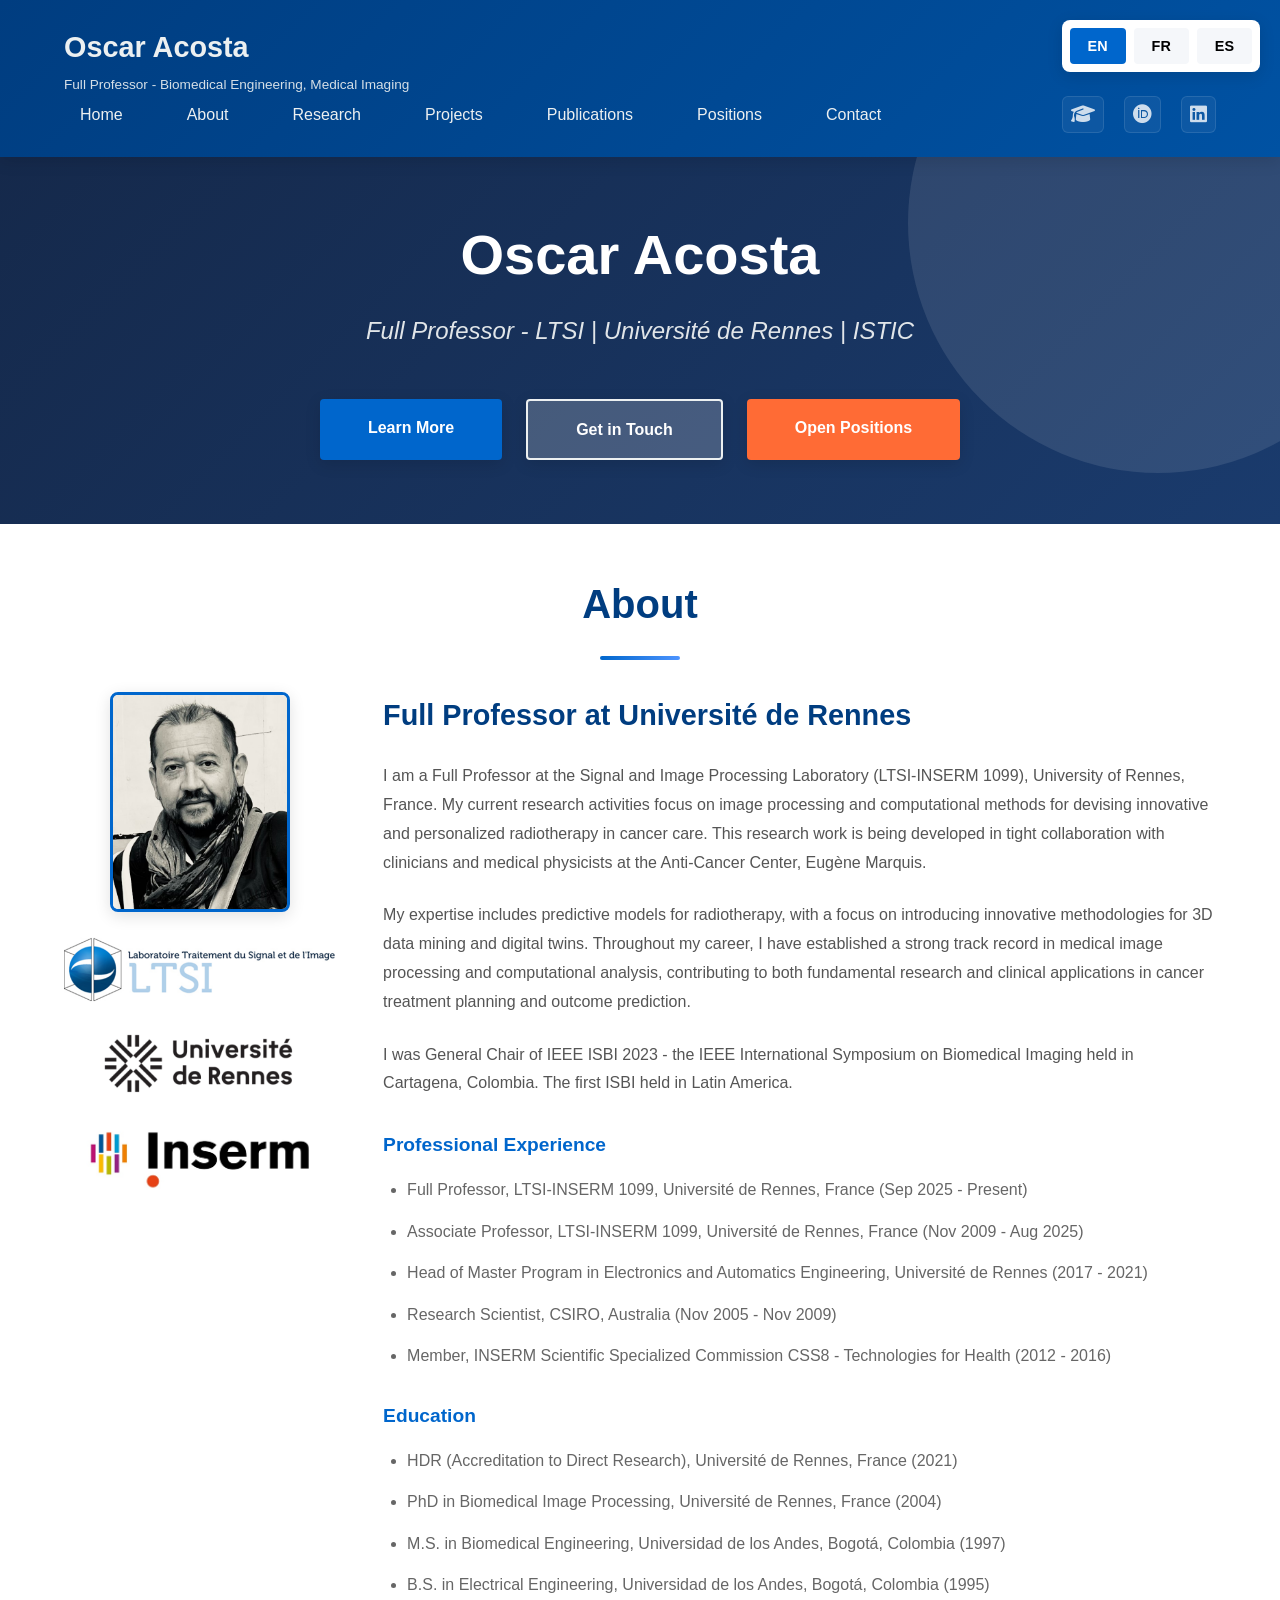
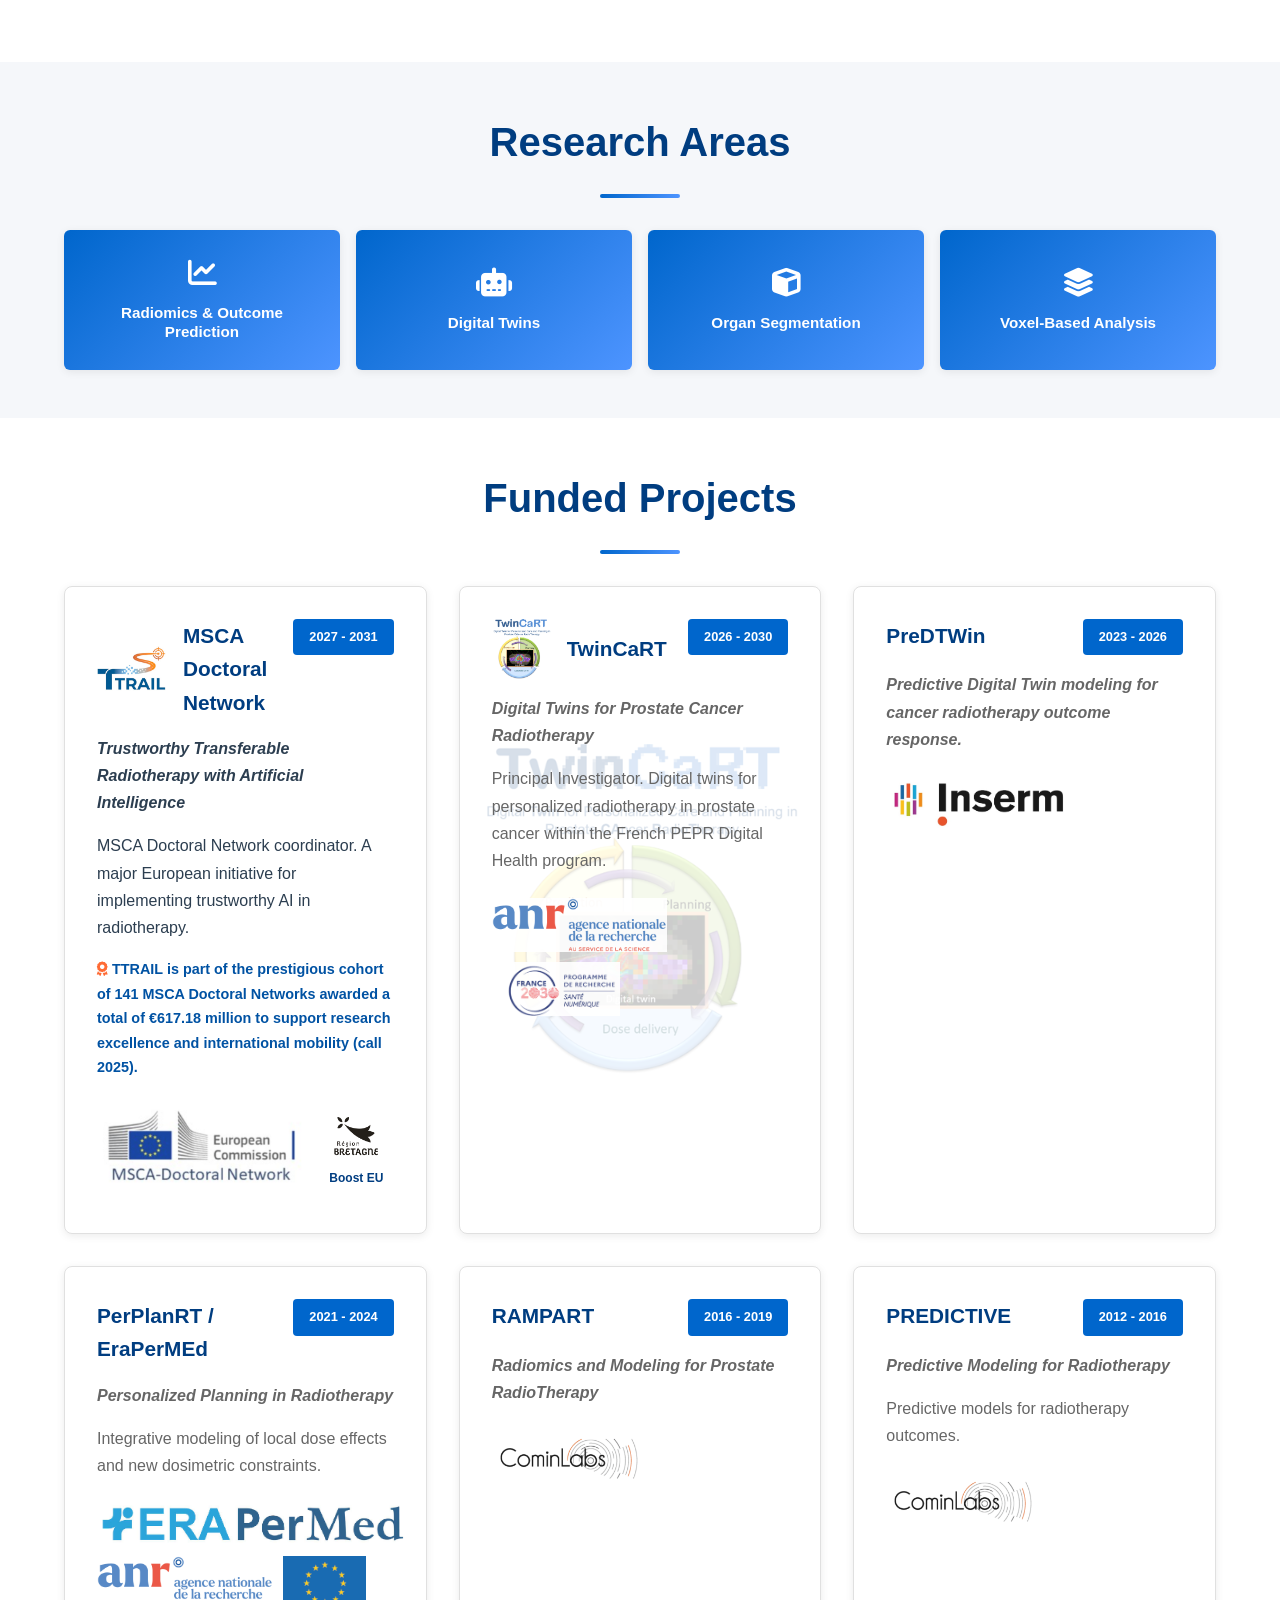
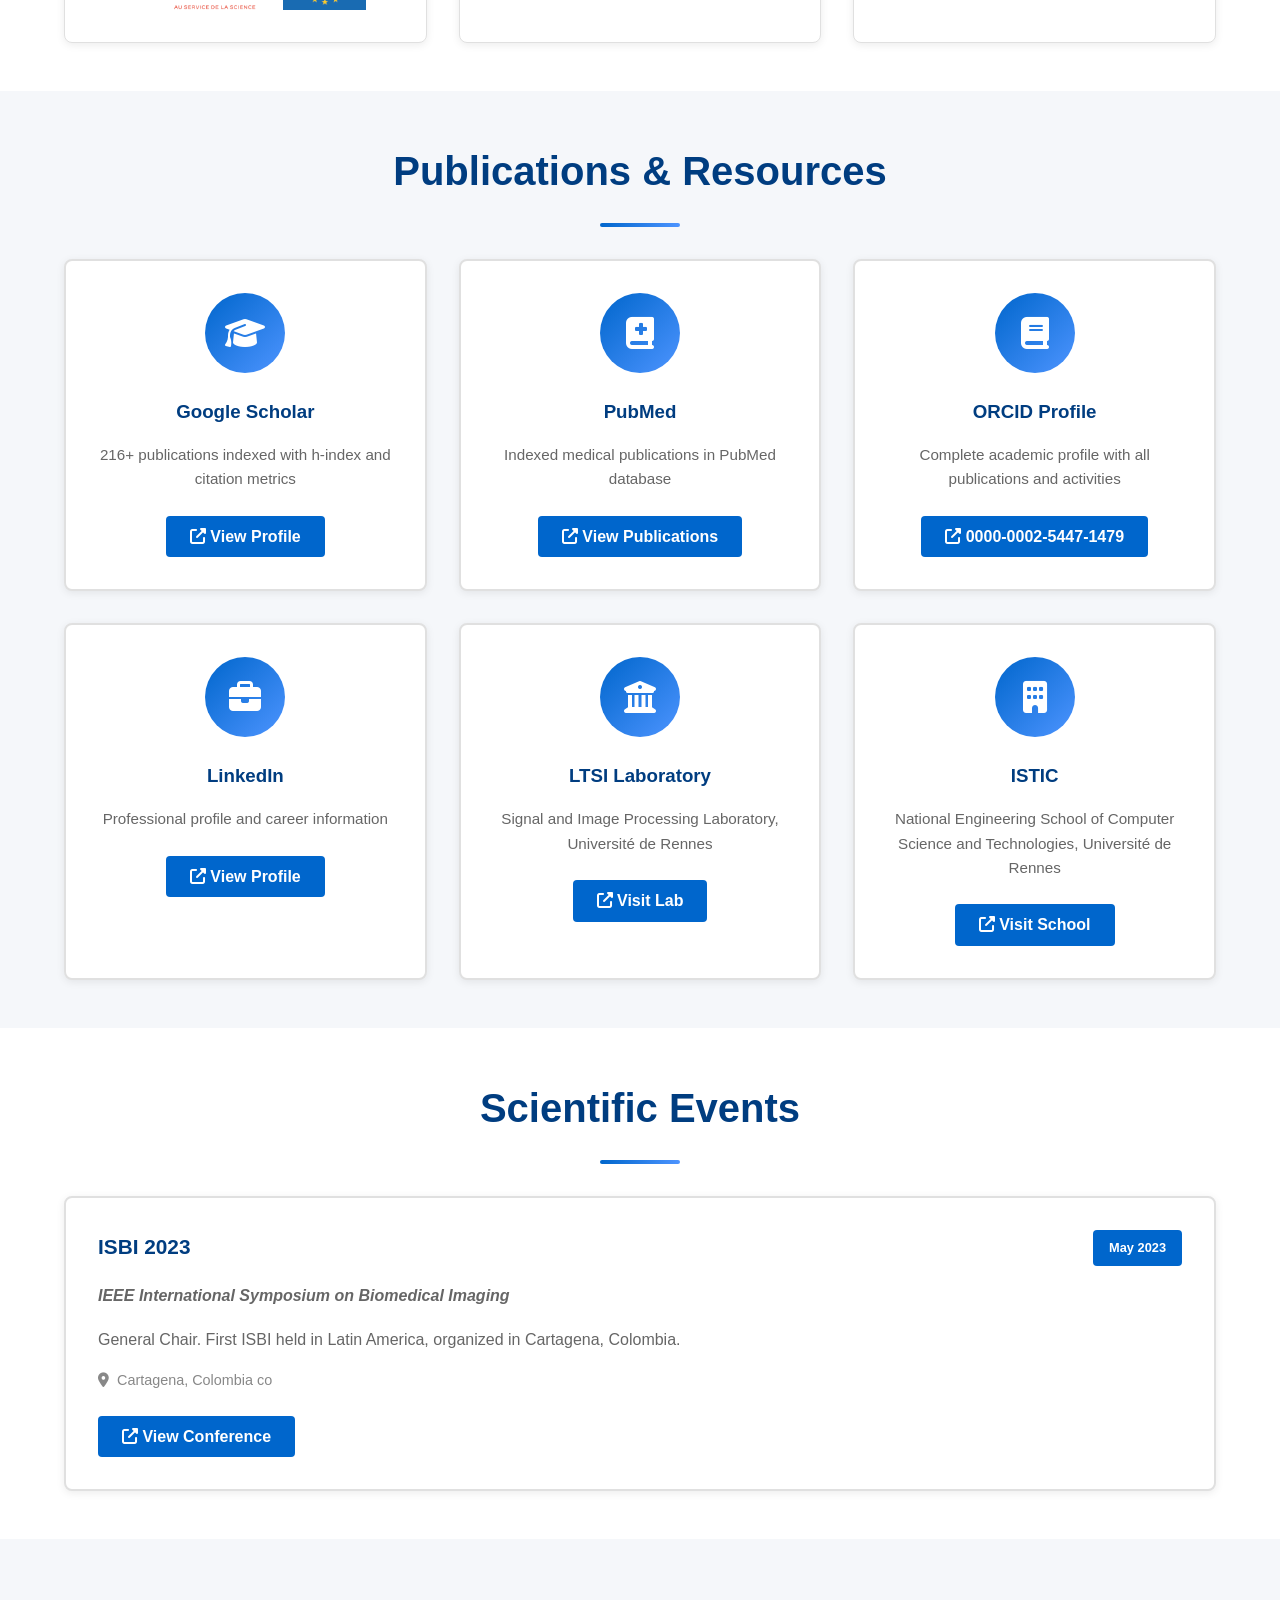
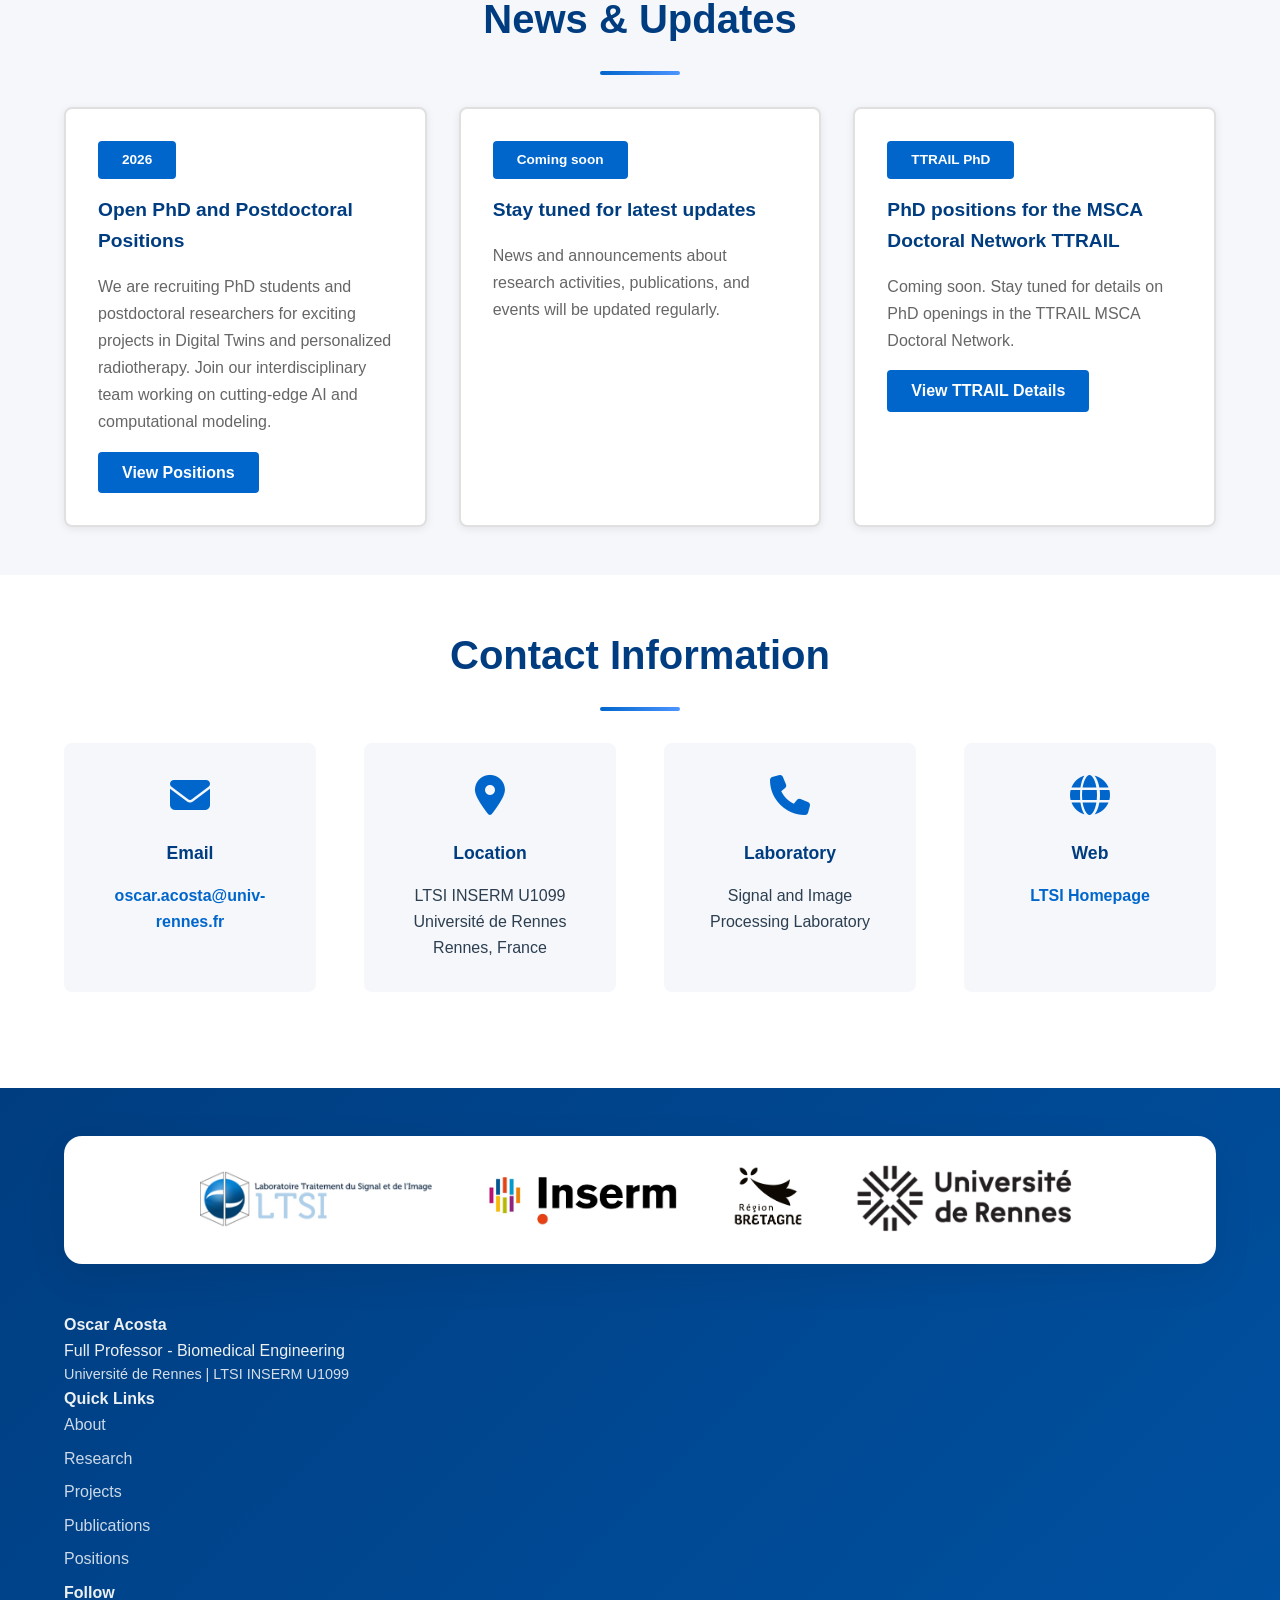
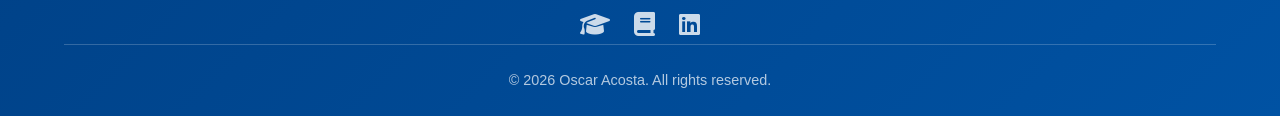
<file: index.html>
<!DOCTYPE html>
<html lang="en">
<head>
    <meta charset="UTF-8">
    <meta name="viewport" content="width=device-width, initial-scale=1.0">
    <title>Oscar Acosta - Full Professor | LTSI-Université de Rennes-ISTIC</title>
    <meta name="description" content="Oscar Acosta - Full Professor in Biomedical Engineering, Radiotherapy, and Medical Imaging">
    <meta name="keywords" content="Oscar Acosta, Biomedical Engineering, Medical Imaging, Radiotherapy, LTSI, Université de Rennes">
    <link rel="stylesheet" href="assets/css/style.css">
    <link rel="stylesheet" href="https://cdnjs.cloudflare.com/ajax/libs/font-awesome/6.4.0/css/all.min.css">
</head>
<body>
    <!-- Language Switcher -->
    <div class="language-switcher">
        <button onclick="setLanguage('en')" class="lang-btn active" data-lang="en">EN</button>
        <button onclick="setLanguage('fr')" class="lang-btn" data-lang="fr">FR</button>
        <button onclick="setLanguage('es')" class="lang-btn" data-lang="es">ES</button>
    </div>

    <!-- Navigation -->
    <nav class="navbar">
        <div class="nav-container">
            <div class="logo">
                <h1>Oscar Acosta</h1>
                <p class="subtitle" data-i18n="nav.subtitle">Full Professor - Biomedical Engineering</p>
            </div>
            <ul class="nav-menu" id="navMenu">
                <li><a href="#home" data-i18n="nav.home">Home</a></li>
                <li><a href="#about" data-i18n="nav.about">About</a></li>
                <li><a href="#research" data-i18n="nav.research">Research</a></li>
                <li><a href="#projects" data-i18n="nav.projects">Projects</a></li>
                <li><a href="#publications" data-i18n="nav.publications">Publications</a></li>
                <li><a href="positions.html">Positions</a></li>
                <li><a href="#contact" data-i18n="nav.contact">Contact</a></li>
            </ul>
            <ul class="nav-social">
            <li>
                <a href="https://scholar.google.com/citations?hl=fr&user=rHHitXEAAAAJ&view_op=list_works&sortby=pubdate" target="_blank" title="Google Scholar">
                    <i class="fas fa-graduation-cap"></i>
                </a>
            </li>
            <li>
                <a href="https://orcid.org/0000-0002-5447-1479" target="_blank" title="ORCID">
                    <i class="fab fa-orcid"></i>
                </a>
            </li>
            <li>
                <a href="https://www.linkedin.com/in/oscar-acosta-355438169/" target="_blank" title="LinkedIn">
                    <i class="fab fa-linkedin"></i>
                </a>
            </li>
        </ul>
            <div class="hamburger" id="hamburger">
                <span></span>
                <span></span>
                <span></span>
            </div>
        </div>
    </nav>

    <!-- Hero Section -->
    <section id="home" class="hero">
        <div class="hero-content">
            <h2 data-i18n="hero.title">Oscar Acosta</h2>
            <p class="hero-subtitle" data-i18n="hero.subtitle">Full Professor - LTSI | Université de Rennes | ISTIC</p>

            <div class="hero-links">
                <a href="#about" class="cta-button" data-i18n="hero.learn">Learn More</a>
                <a href="#contact" class="cta-button secondary" data-i18n="hero.contact">Get in Touch</a>
                <a href="#news" class="cta-button" style="background-color: #ff6b35; color: white;">Open Positions</a>
            </div>
        </div>
        <div class="hero-accent"></div>
    </section>

    <!-- About Section -->
    <section id="about" class="section">
        <div class="container">
            <h2 class="section-title" data-i18n="about.title">About</h2>
            
            <div class="about-content">
                <div class="about-photo">
                    <img src="assets/images/oscar-acosta-profile.jpeg" alt="Oscar Acosta" class="profile-image">
                    <div class="affiliations-logos">
                        <div class="logo-item">
                            <img src="assets/images/ltsi-logo.png" alt="LTSI" title="Signal and Image Processing Laboratory">
                        </div>
                        <div class="logo-item">
                            <img src="assets/images/rennes-logo.png" alt="Université de Rennes" title="Université de Rennes">
                        </div>
                        <div class="logo-item">
                            <img src="assets/images/inserm-logo.png" alt="INSERM" title="Institut National de la Santé et de la Recherche Médicale">
                        </div>
                    </div>
                </div>
                <div class="about-text">
                    <h3 data-i18n="about.heading">Full Professor at Université de Rennes</h3>
                    
                    <p data-i18n="about.intro">I am a Full Professor at the Signal and Image Processing Laboratory (LTSI-INSERM 1099), University of Rennes, France. My current research activities focus on image processing and computational methods for devising innovative and personalized radiotherapy in cancer care. This research work is being developed in tight collaboration with clinicians and medical physicists at the Anti-Cancer Center, Eugène Marquis.</p>
                    
                    <p data-i18n="about.intro2">My expertise includes predictive models for radiotherapy, with a focus on introducing innovative methodologies for 3D data mining and digital twins. Throughout my career, I have established a strong track record in medical image processing and computational analysis, contributing to both fundamental research and clinical applications in cancer treatment planning and outcome prediction.</p>
                    
                    <p data-i18n="about.intro3">General Chair, <a href="https://biomedicalimaging.org/2023/" target="_blank">ISBI 2023</a> - the IEEE International Symposium on Biomedical Imaging held in Cartagena, Colombia. The first ISBI held in Latin America.</p>
                    
                    <h4 data-i18n="about.experience">Professional Experience</h4>
                    <ul>
                        <li data-i18n="about.exp1">Full Professor, LTSI-INSERM 1099, Université de Rennes, France (Sep 2025 - Present)</li>
                        <li data-i18n="about.exp2">Associate Professor, LTSI-INSERM 1099, Université de Rennes, France (Nov 2009 - Aug 2025)</li>
                        <li data-i18n="about.exp3">Head of Master Program in Electronics and Automatics Engineering, Université de Rennes (2017 - 2021)</li>
                        <li data-i18n="about.exp4">Research Scientist, CSIRO, Australia (Nov 2005 - Nov 2009)</li>
                        <li data-i18n="about.exp5">Member, INSERM Scientific Specialized Commission CSS8 - Technologies for Health (2012 - 2016)</li>
                    </ul>
                    
                    <h4 data-i18n="about.education">Education</h4>
                    <ul>
                        <li data-i18n="about.edu1">HDR (Accreditation to Direct Research), Université de Rennes, France (2021)</li>
                        <li data-i18n="about.edu2">PhD in Biomedical Image Processing, Université de Rennes, France (2004)</li>
                        <li data-i18n="about.edu3">M.S. in Biomedical Engineering, Universidad de los Andes, Bogotá, Colombia (1997)</li>
                        <li data-i18n="about.edu4">B.S. in Electrical Engineering, Universidad de los Andes, Bogotá, Colombia (1995)</li>
                    </ul>
                </div>
            </div>
        </div>
    </section>

    <!-- Research Areas Section -->
    <section id="research" class="section bg-light">
        <div class="container">
            <h2 class="section-title" data-i18n="research.title">Research Areas</h2>
            
            <div class="research-grid">
                <div class="research-card">
                    <i class="fas fa-chart-line"></i>
                    <h3 data-i18n="research.area2">Radiomics & Outcome Prediction</h3>
                    <p data-i18n="research.area2_desc">Machine learning models for predicting treatment response and toxicity</p>
                </div>
                <div class="research-card">
                    <i class="fas fa-robot"></i>
                    <h3 data-i18n="research.area3">Digital Twins</h3>
                    <p data-i18n="research.area3_desc">Computational simulation models for personalized treatment planning</p>
                </div>
                <div class="research-card">
                    <i class="fas fa-cube"></i>
                    <h3 data-i18n="research.area4">Organ Segmentation</h3>
                    <p data-i18n="research.area4_desc">Deep learning-based automatic delineation of organs-at-risk</p>
                </div>
                <div class="research-card">
                    <i class="fas fa-layer-group"></i>
                    <h3 data-i18n="research.area5">Voxel-Based Analysis</h3>
                    <p data-i18n="research.area5_desc">Population-based statistical analysis for toxicity prediction</p>
                </div>
            </div>
        </div>
    </section>

    <!-- Funded Projects Section -->
    <section id="projects" class="section">
        <div class="container">
            <h2 class="section-title" data-i18n="projects.title">Funded Projects</h2>
            
            <div class="projects-grid">


                <div class="project-card">
                    <div class="project-header">
                        <a href="https://www.ttrail.eu/" target="_blank" rel="noopener noreferrer" class="project-link project-title-with-logo">
                            <img src="assets/images/ttrail-logo.png" alt="TTRAIL Logo" class="project-logo">
                            <h3>MSCA Doctoral Network</h3>
                        </a>
                        <span class="project-badge">2027 - 2031</span>
                    </div>
                    <p class="project-acronym" data-i18n="projects.ttrail_full">Trustworthy Transferable Radiotherapy with Artificial Intelligence</p>
                    <p data-i18n="projects.ttrail_desc"><strong>MSCA Doctoral Network</strong> coordinator. A major European initiative for implementing trustworthy AI in radiotherapy.</p>
                    
                    <!-- New MSCA Funding Announcement Link -->
                    <p style="font-size: 0.9rem; margin-top: 10px;">
                        <i class="fas fa-award" style="color: #ff6b35;"></i> 
                        <a href="https://marie-sklodowska-curie-actions.ec.europa.eu/whats-new/news/msca-awards-eu61718-million-for-doctoral-programmes" target="_blank" style="color: #0052a3; font-weight: 600;">
                            TTRAIL is part of the prestigious cohort of 141 MSCA Doctoral Networks awarded a total of €617.18 million to support research excellence and international mobility (call 2025).
                        </a>
                    </p>

                    <div class="project-funders">
                        <a href="https://marie-sklodowska-curie-actions.ec.europa.eu/actions/doctoral-networks" target="_blank" rel="noopener noreferrer">
                            <img src="assets/images/msca-ttrail-logo.png" alt="MSCA TTRAIL" title="MSCA TTRAIL" class="msca-logo">
                        </a>
                        <div class="bretagne-container">
                            <a href="https://www.tourismebretagne.com/" target="_blank" rel="noopener noreferrer">
                                <img src="assets/images/Logo-Region-Bretagne.png" alt="Région Bretagne" title="Région Bretagne" class="bretagne-logo-small">
                            </a>
                            <a href="https://www.bretagne.bzh/aides/fiches/boosteurope-projets-europeens/" target="_blank" class="boost-text">
                                Boost EU
                            </a>
                        </div>
                    </div>
                </div>





                <div class="project-card">
                    <div class="project-header">
                        <a href="https://pepr-santenum.fr/en/2026/01/26/announcement-winners/" target="_blank" rel="noopener noreferrer" class="project-link project-title-with-logo">
                            <img src="assets/images/twincart-logo.png" alt="TwinCaRT Logo" class="project-logo">
                            <h3>TwinCaRT</h3>
                        </a>
                        <span class="project-badge">2026 - 2030</span>
                    </div>
                    <p class="project-acronym" data-i18n="projects.twincart_full">Digital Twins for Prostate Cancer Radiotherapy</p>
                    <p data-i18n="projects.twincart_desc">Principal Investigator. Digital twins for personalized radiotherapy in prostate cancer within the French <a href="https://pepr-santenum.fr/en/home/" target="_blank" rel="noopener noreferrer">PEPR Digital Health program</a>.</p>
                    <div class="project-funders">
                        <img src="assets/images/anr-logo-2021@2x.png" alt="ANR" title="ANR">
                        
                        <img src="assets/images/France2030.png" alt="France 2030" title="France 2030">
                    </div>
                </div>

                <div class="project-card">
                    <div class="project-header">
                        <h3>PreDTWin</h3>
                        <span class="project-badge">2023 - 2026</span>
                    </div>
                    <p class="project-acronym" data-i18n="projects.predtwin_desc">Predictive Digital Twin modeling for cancer radiotherapy outcome response.</p>
                    <div class="project-funders">
                        <img src="assets/images/inserm-logo.png" alt="INSERM" title="INSERM">
                    </div>
                </div>

                <div class="project-card">
                    <div class="project-header">
                        <h3>PerPlanRT / EraPerMEd</h3>
                        <span class="project-badge">2021 - 2024</span>
                    </div>
                    <p class="project-acronym" data-i18n="projects.perplan_full">Personalized Planning in Radiotherapy</p>
                    <p data-i18n="projects.perplan_desc">Integrative modeling of local dose effects and new dosimetric constraints. European initiative for personalized medicine in radiotherapy.</p>
                    <div class="project-funders">
                        <img src="assets/images/erapermed-logo.png" alt="ERA PerMed" title="ERA PerMed" class="erapermed-logo">
                        <img src="assets/images/anr-logo-2021@2x.png" alt="ANR" title="ANR">
                        <img src="assets/images/europa-flag.png" alt="EU" title="European Union">
                    </div>
                </div>

                <div class="project-card">
                    <div class="project-header">
                        <h3><a href="https://project.inria.fr/rampart/" target="_blank" rel="noopener noreferrer">RAMPART</a></h3>
                        <span class="project-badge">2016 - 2019</span>
                    </div>
                    <p class="project-acronym" data-i18n="projects.rampart_full">Radiomics and Modeling for Prostate RadioTherapy</p>
                    <div class="project-funders">
                        <a href="https://cominlabs.inria.fr/" target="_blank" rel="noopener noreferrer">
                            <img src="assets/images/cominlabs-logo.png" alt="CominLabs" title="CominLabs">
                        </a>
                    </div>
                </div>

                <div class="project-card">
                    <div class="project-header">
                        <h3><a href="https://project.inria.fr/predictive/" target="_blank" rel="noopener noreferrer">PREDICTIVE</a></h3>
                        <span class="project-badge">2012 - 2016</span>
                    </div>
                    <p class="project-acronym">Predictive Modeling for Radiotherapy</p>
                    <p>Predictive models for radiotherapy outcomes.</p>
                    <div class="project-funders">
                        <a href="https://cominlabs.inria.fr/" target="_blank" rel="noopener noreferrer">
                            <img src="assets/images/cominlabs-logo.png" alt="CominLabs" title="CominLabs">
                        </a>
                    </div>
                </div>
            </div>
        </div>
    </section>

    <!-- Publications Section -->
    <section id="publications" class="section bg-light">
        <div class="container">
            <h2 class="section-title" data-i18n="publications.title">Publications & Resources</h2>
            
            <div class="publications-grid">
                <div class="publication-card">
                    <div class="pub-icon">
                        <i class="fas fa-graduation-cap"></i>
                    </div>
                    <h3 data-i18n="publications.scholar">Google Scholar</h3>
                    <p data-i18n="publications.scholar_desc">216+ publications indexed with h-index and citation metrics</p>
                    <a href="https://scholar.google.com/citations?hl=en&user=rHHitXEAAAAJ&view_op=list_works&sortby=pubdate" target="_blank" class="resource-link">
                        <i class="fas fa-external-link-alt"></i> View Profile
                    </a>
                </div>

                <div class="publication-card">
                    <div class="pub-icon">
                        <i class="fas fa-book-medical"></i>
                    </div>
                    <h3 data-i18n="publications.pubmed">PubMed</h3>
                    <p data-i18n="publications.pubmed_desc">Indexed medical publications in PubMed database</p>
                    <a href="https://pubmed.ncbi.nlm.nih.gov/?term=Acosta%2C+Oscar%5BFull+Author+Name%5D+OR+Acosta+O%5BInvestigator%5D+AND+%28CSIRO%5BAffiliation%5D+OR+LTSI%5BAffiliation%5D+or+Rennes%5Bcity%5D%29&sort=date" target="_blank" class="resource-link">
                        <i class="fas fa-external-link-alt"></i> View Publications
                    </a>
                </div>

                <div class="publication-card">
                    <div class="pub-icon">
                        <i class="fas fa-book"></i>
                    </div>
                    <h3 data-i18n="publications.orcid">ORCID Profile</h3>
                    <p data-i18n="publications.orcid_desc">Complete academic profile with all publications and activities</p>
                    <a href="https://orcid.org/0000-0002-5447-1479" target="_blank" class="resource-link">
                        <i class="fas fa-external-link-alt"></i> 0000-0002-5447-1479
                    </a>
                </div>

                <div class="publication-card">
                    <div class="pub-icon">
                        <i class="fas fa-briefcase"></i>
                    </div>
                    <h3 data-i18n="publications.linkedin">LinkedIn</h3>
                    <p data-i18n="publications.linkedin_desc">Professional profile and career information</p>
                    <a href="https://www.linkedin.com/in/oscar-acosta-355438169/" target="_blank" class="resource-link">
                        <i class="fas fa-external-link-alt"></i> View Profile
                    </a>
                </div>

                <div class="publication-card">
                    <div class="pub-icon">
                        <i class="fas fa-university"></i>
                    </div>
                    <h3 data-i18n="publications.ltsi">LTSI Laboratory</h3>
                    <p data-i18n="publications.ltsi_desc">Signal and Image Processing Laboratory, Université de Rennes</p>
                    <a href="https://www.ltsi.univ-rennes1.fr/" target="_blank" class="resource-link">
                        <i class="fas fa-external-link-alt"></i> Visit Lab
                    </a>
                </div>

                <div class="publication-card">
                    <div class="pub-icon">
                        <i class="fas fa-building"></i>
                    </div>
                    <h3 data-i18n="publications.istic">ISTIC</h3>
                    <p data-i18n="publications.istic_desc">National Engineering School of Computer Science and Technologies, Université de Rennes</p>
                    <a href="https://istic.univ-rennes.fr/" target="_blank" class="resource-link">
                        <i class="fas fa-external-link-alt"></i> Visit School
                    </a>
                </div>
            </div>
        </div>
    </section>

    <!-- Scientific Events Section -->
    <section id="events" class="section">
        <div class="container">
            <h2 class="section-title" data-i18n="events.title">Scientific Events</h2>
            
            <div class="events-grid">
                <div class="event-card">
                    <div class="event-header">
                        <h3>ISBI 2023</h3>
                        <span class="event-badge">May 2023</span>
                    </div>
                    <p class="event-acronym" data-i18n="events.isbi_full">IEEE International Symposium on Biomedical Imaging</p>
                    <p data-i18n="events.isbi_desc"><strong>General Chair</strong>. First ISBI held in Latin America, organized in Cartagena, Colombia.</p>
                    <div class="event-meta">
                        <span><i class="fas fa-map-marker-alt"></i> Cartagena, Colombia co</span>
                    </div>
                    <a href="https://biomedicalimaging.org/2023/" target="_blank" class="event-link">
                        <i class="fas fa-external-link-alt"></i> View Conference
                    </a>
                </div>
            </div>
        </div>
    </section>

    <!-- News Section -->
    <section id="news" class="section bg-light">
        <div class="container">
            <h2 class="section-title" data-i18n="news.title">News & Updates</h2>
            
            <div class="news-grid">
                <div class="news-card">
                    <div class="news-date">2026</div>
                    <h3>Open PhD and Postdoctoral Positions</h3>
                    <p>We are recruiting PhD students and postdoctoral researchers for exciting projects in Digital Twins and personalized radiotherapy. Join our interdisciplinary team working on cutting-edge AI and computational modeling.</p>
                    <a href="positions.html" class="news-link">View Positions</a>
                </div>
                <div class="news-card">
                    <div class="news-date" data-i18n="news.coming">Coming soon</div>
                    <h3 data-i18n="news.placeholder">Stay tuned for latest updates</h3>
                    <p data-i18n="news.placeholder_desc">News and announcements about research activities, publications, and events will be updated regularly.</p>
                </div>
                <div class="news-card">
                    <div class="news-date">TTRAIL PhD</div>
                    <h3>PhD positions for the MSCA Doctoral Network TTRAIL</h3>
                    <p>Coming soon. Stay tuned for details on PhD openings in the TTRAIL MSCA Doctoral Network.</p>
                    <a href="ttrail.html" class="news-link">View TTRAIL Details</a>
                </div>
            </div>
        </div>
    </section>

    <!-- Contact Section -->
    <section id="contact" class="section">
        <div class="container">
            <h2 class="section-title" data-i18n="contact.title">Contact Information</h2>
            
            <div class="contact-grid">
                <div class="contact-item">
                    <i class="fas fa-envelope"></i>
                    <h4 data-i18n="contact.email">Email</h4>
                    <a href="mailto:oscar.acosta@univ-rennes.fr">oscar.acosta@univ-rennes.fr</a>
                </div>
                <div class="contact-item">
                    <i class="fas fa-map-marker-alt"></i>
                    <h4 data-i18n="contact.location">Location</h4>
                    <p>LTSI INSERM U1099<br>Université de Rennes<br>Rennes, France</p>
                </div>
                <div class="contact-item">
                    <i class="fas fa-phone"></i>
                    <h4 data-i18n="contact.lab">Laboratory</h4>
                    <p data-i18n="contact.lab_info">Signal and Image Processing Laboratory</p>
                </div>
                <div class="contact-item">
                    <i class="fas fa-globe"></i>
                    <h4 data-i18n="contact.web">Web</h4>
                    <a href="https://www.ltsi.univ-rennes1.fr/" target="_blank">LTSI Homepage</a>
                </div>
            </div>
        </div>
    </section>

    <!-- Footer -->
    <footer class="footer">
        <div class="container">
            <div class="footer-logos">
                <div class="logo-item">
                    <img src="assets/images/ltsi-logo.png" alt="LTSI Laboratory" title="LTSI - Signal and Image Processing Laboratory">
                </div>
                <div class="logo-item">
                    <img src="assets/images/inserm-logo.png" alt="INSERM" title="Institut National de la Santé et de la Recherche Médicale">
                </div>
                <div class="logo-item">
                    <a href="https://www.tourismebretagne.com/" target="_blank" rel="noopener noreferrer">
                        <img src="assets/images/Logo-Region-Bretagne.png" alt="Région Bretagne" title="Région Bretagne">
                    </a>
                </div>
                <div class="logo-item large-logo">
                    <img src="assets/images/rennes-logo.png" alt="Université de Rennes" title="Université de Rennes">
                </div>
            </div>
            <div class="footer-content">
                <div class="footer-section">
                    <h4>Oscar Acosta</h4>
                    <p data-i18n="footer.title">Full Professor - Biomedical Engineering</p>
                    <p class="footer-subtitle">Université de Rennes | LTSI INSERM U1099</p>
                </div>
                <div class="footer-section">
                    <h4 data-i18n="footer.quicklinks">Quick Links</h4>
                    <ul>
                        <li><a href="#about" data-i18n="footer.about">About</a></li>
                        <li><a href="#research" data-i18n="footer.research">Research</a></li>
                        <li><a href="#projects" data-i18n="footer.projects">Projects</a></li>
                        <li><a href="#publications" data-i18n="footer.publications">Publications</a></li>
                        <li><a href="positions.html">Positions</a></li>
                    </ul>
                </div>
                <div class="footer-section">
                    <h4 data-i18n="footer.follow">Follow</h4>
                    <div class="social-links">
                        <a href="https://scholar.google.com/citations?hl=en&user=rHHitXEAAAAJ" target="_blank" title="Google Scholar">
                            <i class="fas fa-graduation-cap"></i>
                        </a>
                        <a href="https://orcid.org/0000-0002-5447-1479" target="_blank" title="ORCID">
                            <i class="fas fa-book"></i>
                        </a>
                        <a href="https://www.linkedin.com/in/oscar-acosta-355438169/" target="_blank" title="LinkedIn">
                            <i class="fab fa-linkedin"></i>
                        </a>
                    </div>
                </div>
            </div>
            <div class="footer-bottom">
                <p>&copy; 2026 Oscar Acosta. All rights reserved.</p>
            </div>
        </div>
    </footer>

    <script src="assets/js/i18n.js"></script>
    <script src="assets/js/script.js"></script>
</body>
</html>
</file>
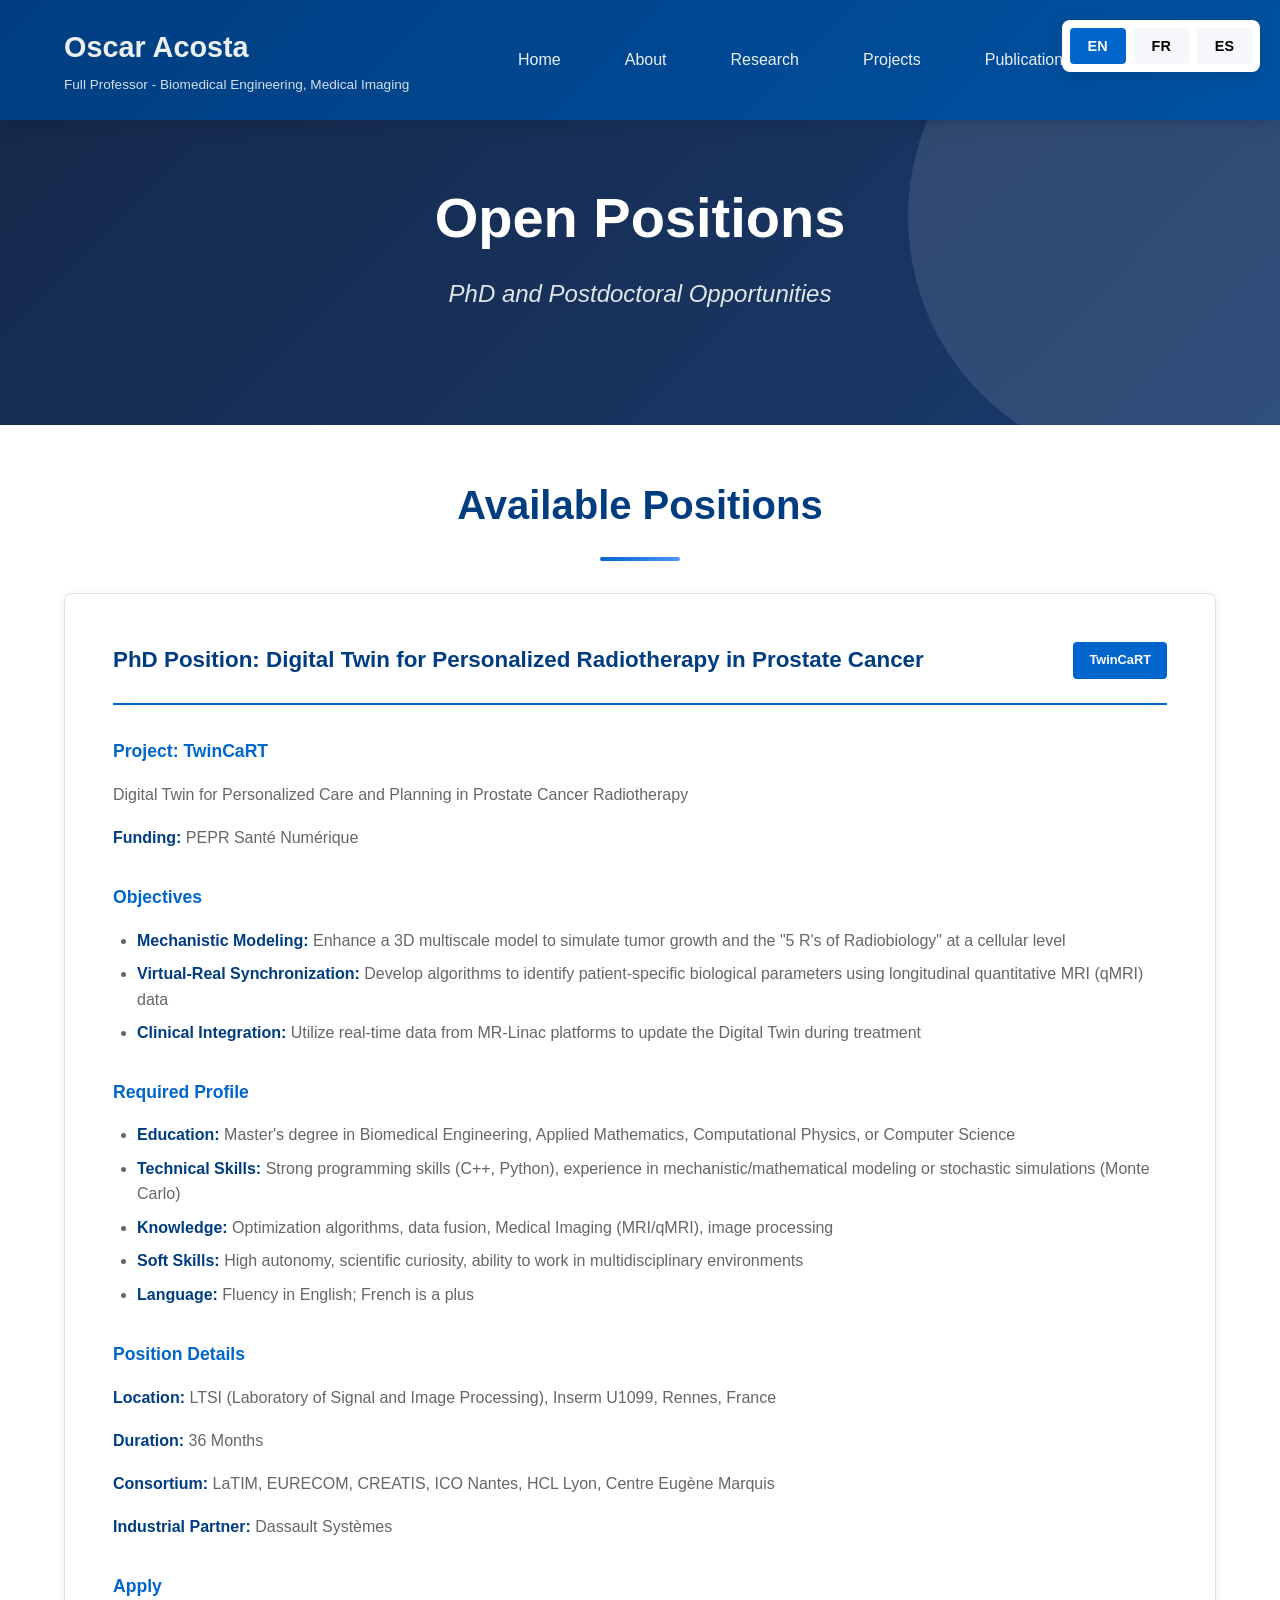
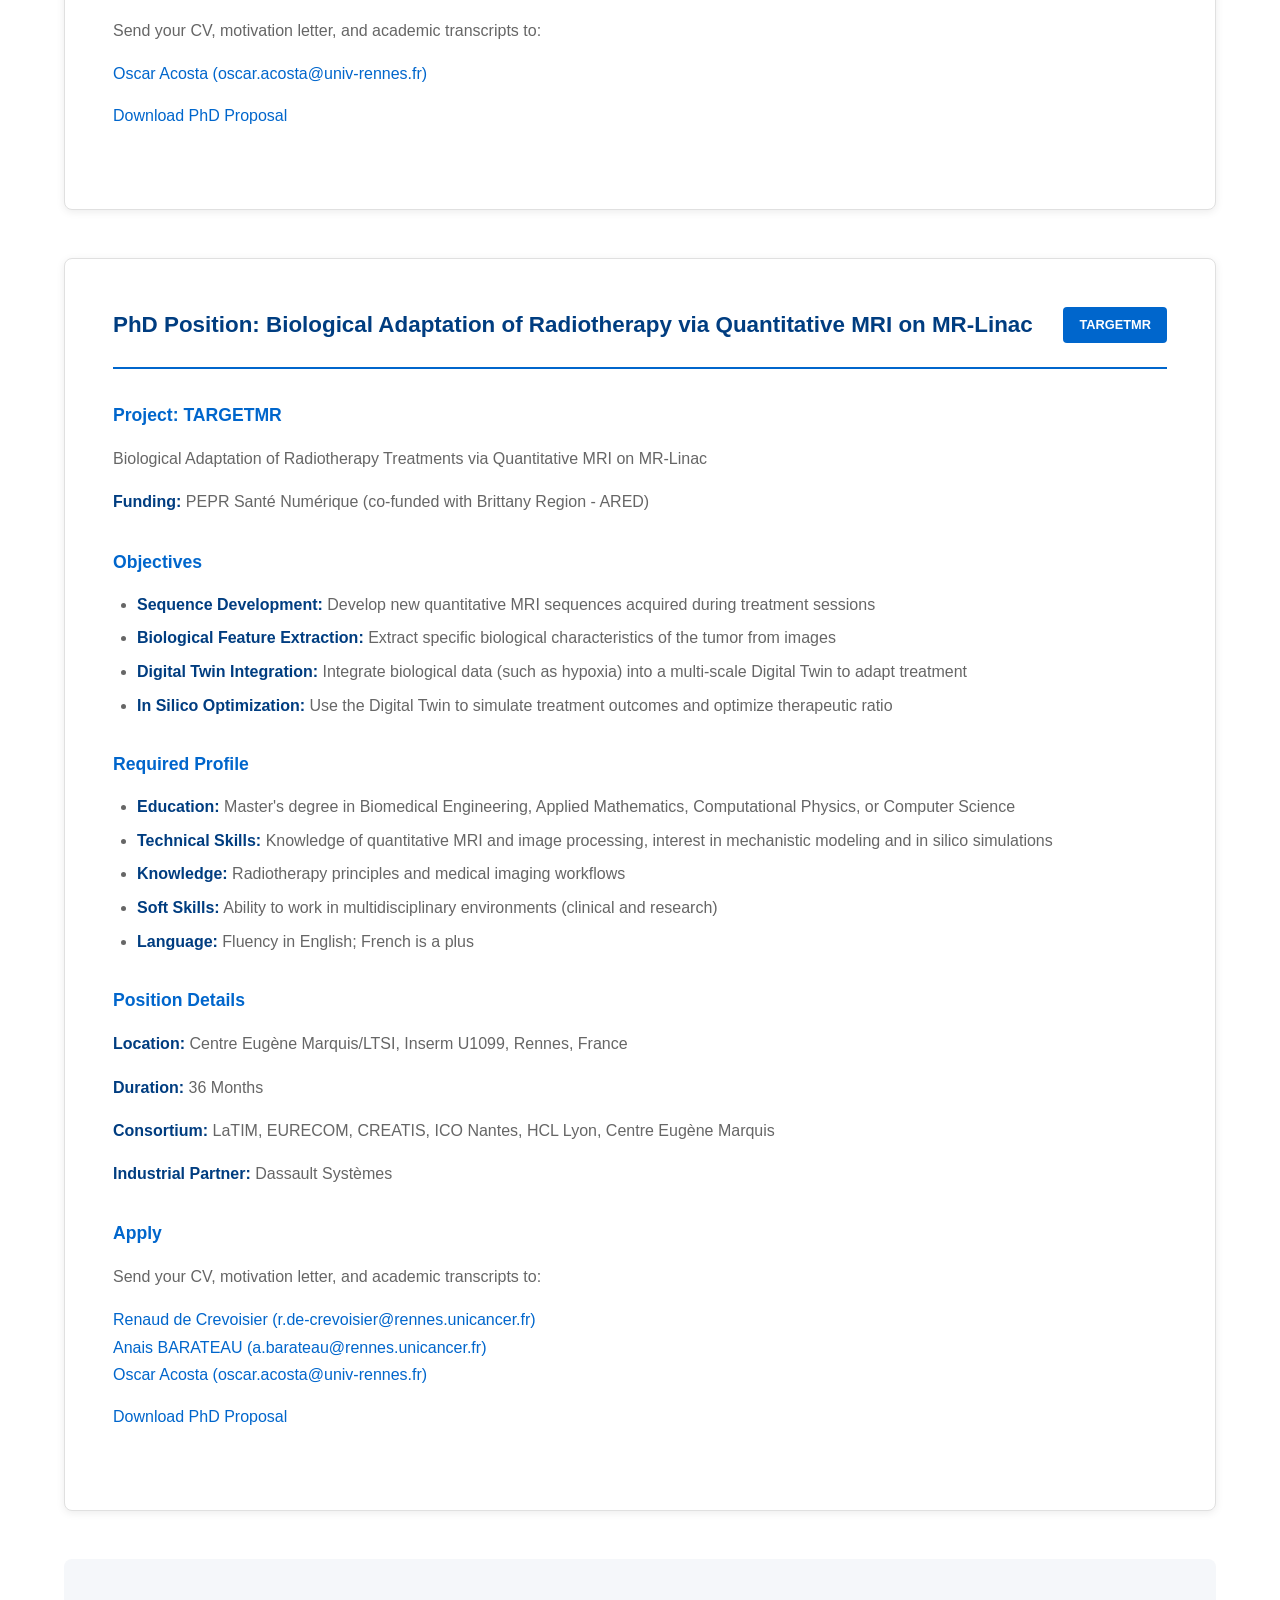
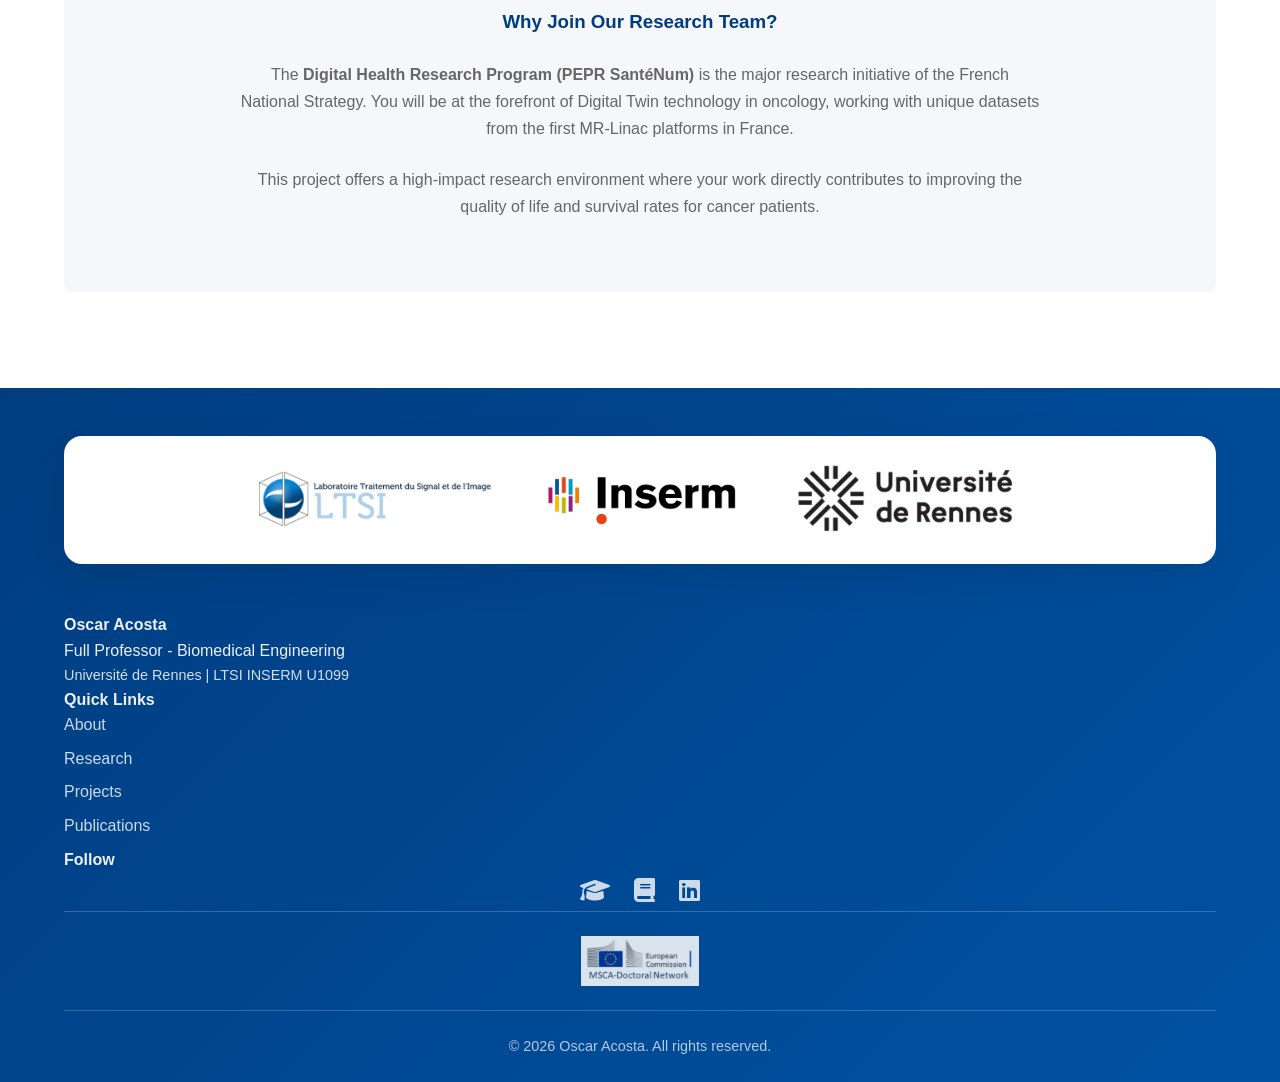
<file: positions.html>
<!DOCTYPE html>
<html lang="en">
<head>
    <meta charset="UTF-8">
    <meta name="viewport" content="width=device-width, initial-scale=1.0">
    <title>Open Positions - Oscar Acosta | LTSI-Université de Rennes</title>
    <meta name="description" content="Open PhD and Postdoctoral Positions in Digital Twins and Personalized Radiotherapy">
    <link rel="stylesheet" href="assets/css/style.css">
    <link rel="stylesheet" href="https://cdnjs.cloudflare.com/ajax/libs/font-awesome/6.4.0/css/all.min.css">
</head>
<body>
    <!-- Language Switcher -->
    <div class="language-switcher">
        <button onclick="setLanguage('en')" class="lang-btn active" data-lang="en">EN</button>
        <button onclick="setLanguage('fr')" class="lang-btn" data-lang="fr">FR</button>
        <button onclick="setLanguage('es')" class="lang-btn" data-lang="es">ES</button>
    </div>

    <!-- Navigation -->
    <nav class="navbar">
        <div class="nav-container">
            <div class="logo">
                <h1>Oscar Acosta</h1>
                <p class="subtitle">Full Professor - Biomedical Engineering, Medical Imaging</p>
            </div>
            <ul class="nav-menu" id="navMenu">
                <li><a href="index.html#home">Home</a></li>
                <li><a href="index.html#about">About</a></li>
                <li><a href="index.html#research">Research</a></li>
                <li><a href="index.html#projects">Projects</a></li>
                <li><a href="index.html#publications">Publications</a></li>
                <li><a href="#" class="active">Positions</a></li>
            </ul>
            <div class="hamburger" id="hamburger">
                <span></span>
                <span></span>
                <span></span>
            </div>
        </div>
    </nav>

    <!-- Hero Section -->
    <section class="hero">
        <div class="hero-content">
            <h2>Open Positions</h2>
            <p class="hero-subtitle">PhD and Postdoctoral Opportunities</p>
        </div>
        <div class="hero-accent"></div>
    </section>

    <!-- Positions Section -->
    <section class="section">
        <div class="container">
            <h2 class="section-title">Available Positions</h2>
            
            <div class="positions-grid">
                <!-- Position 1: TwinCaRT -->
                <div class="position-card">
                    <div class="position-header">
                        <h3>PhD Position: Digital Twin for Personalized Radiotherapy in Prostate Cancer</h3>
                        <span class="position-badge">TwinCaRT</span>
                    </div>
                    
                    <div class="position-section">
                        <h4>Project: TwinCaRT</h4>
                        <p>Digital Twin for Personalized Care and Planning in Prostate Cancer Radiotherapy</p>
                        <p><strong>Funding:</strong> PEPR Santé Numérique</p>
                    </div>

                    <div class="position-section">
                        <h4>Objectives</h4>
                        <ul>
                            <li><strong>Mechanistic Modeling:</strong> Enhance a 3D multiscale model to simulate tumor growth and the "5 R's of Radiobiology" at a cellular level</li>
                            <li><strong>Virtual-Real Synchronization:</strong> Develop algorithms to identify patient-specific biological parameters using longitudinal quantitative MRI (qMRI) data</li>
                            <li><strong>Clinical Integration:</strong> Utilize real-time data from MR-Linac platforms to update the Digital Twin during treatment</li>
                        </ul>
                    </div>

                    <div class="position-section">
                        <h4>Required Profile</h4>
                        <ul>
                            <li><strong>Education:</strong> Master's degree in Biomedical Engineering, Applied Mathematics, Computational Physics, or Computer Science</li>
                            <li><strong>Technical Skills:</strong> Strong programming skills (C++, Python), experience in mechanistic/mathematical modeling or stochastic simulations (Monte Carlo)</li>
                            <li><strong>Knowledge:</strong> Optimization algorithms, data fusion, Medical Imaging (MRI/qMRI), image processing</li>
                            <li><strong>Soft Skills:</strong> High autonomy, scientific curiosity, ability to work in multidisciplinary environments</li>
                            <li><strong>Language:</strong> Fluency in English; French is a plus</li>
                        </ul>
                    </div>

                    <div class="position-section">
                        <h4>Position Details</h4>
                        <p><strong>Location:</strong> LTSI (Laboratory of Signal and Image Processing), Inserm U1099, Rennes, France</p>
                        <p><strong>Duration:</strong> 36 Months</p>
                        <p><strong>Consortium:</strong> LaTIM, EURECOM, CREATIS, ICO Nantes, HCL Lyon, Centre Eugène Marquis</p>
                        <p><strong>Industrial Partner:</strong> Dassault Systèmes</p>
                    </div>

                    <div class="position-section">
                        <h4>Apply</h4>
                        <p>Send your CV, motivation letter, and academic transcripts to:</p>
                        <p><a href="mailto:oscar.acosta@univ-rennes.fr">Oscar Acosta (oscar.acosta@univ-rennes.fr)</a></p>
                        <a href="assets/docs/phd-proposal-twincart.pdf" download class="download-link">Download PhD Proposal</a>
                    </div>
                </div>

                <!-- Position 2: TARGETMR -->
                <div class="position-card">
                    <div class="position-header">
                        <h3>PhD Position: Biological Adaptation of Radiotherapy via Quantitative MRI on MR-Linac</h3>
                        <span class="position-badge">TARGETMR</span>
                    </div>
                    
                    <div class="position-section">
                        <h4>Project: TARGETMR</h4>
                        <p>Biological Adaptation of Radiotherapy Treatments via Quantitative MRI on MR-Linac</p>
                        <p><strong>Funding:</strong> PEPR Santé Numérique (co-funded with Brittany Region - ARED)</p>
                    </div>

                    <div class="position-section">
                        <h4>Objectives</h4>
                        <ul>
                            <li><strong>Sequence Development:</strong> Develop new quantitative MRI sequences acquired during treatment sessions</li>
                            <li><strong>Biological Feature Extraction:</strong> Extract specific biological characteristics of the tumor from images</li>
                            <li><strong>Digital Twin Integration:</strong> Integrate biological data (such as hypoxia) into a multi-scale Digital Twin to adapt treatment</li>
                            <li><strong>In Silico Optimization:</strong> Use the Digital Twin to simulate treatment outcomes and optimize therapeutic ratio</li>
                        </ul>
                    </div>

                    <div class="position-section">
                        <h4>Required Profile</h4>
                        <ul>
                            <li><strong>Education:</strong> Master's degree in Biomedical Engineering, Applied Mathematics, Computational Physics, or Computer Science</li>
                            <li><strong>Technical Skills:</strong> Knowledge of quantitative MRI and image processing, interest in mechanistic modeling and in silico simulations</li>
                            <li><strong>Knowledge:</strong> Radiotherapy principles and medical imaging workflows</li>
                            <li><strong>Soft Skills:</strong> Ability to work in multidisciplinary environments (clinical and research)</li>
                            <li><strong>Language:</strong> Fluency in English; French is a plus</li>
                        </ul>
                    </div>

                    <div class="position-section">
                        <h4>Position Details</h4>
                        <p><strong>Location:</strong> Centre Eugène Marquis/LTSI, Inserm U1099, Rennes, France</p>
                        <p><strong>Duration:</strong> 36 Months</p>
                        <p><strong>Consortium:</strong> LaTIM, EURECOM, CREATIS, ICO Nantes, HCL Lyon, Centre Eugène Marquis</p>
                        <p><strong>Industrial Partner:</strong> Dassault Systèmes</p>
                    </div>

                    <div class="position-section">
                        <h4>Apply</h4>
                        <p>Send your CV, motivation letter, and academic transcripts to:</p>
                        <p>
                            <a href="mailto:r.de-crevoisier@rennes.unicancer.fr">Renaud de Crevoisier (r.de-crevoisier@rennes.unicancer.fr)</a><br>
                            <a href="mailto:a.barateau@rennes.unicancer.fr">Anais BARATEAU (a.barateau@rennes.unicancer.fr)</a><br>
                            <a href="mailto:oscar.acosta@univ-rennes.fr">Oscar Acosta (oscar.acosta@univ-rennes.fr)</a>
                        </p>
                        <a href="assets/docs/phd-proposal-targetmr.pdf" download class="download-link">Download PhD Proposal</a>
                    </div>
                </div>
            </div>

            <div class="why-join">
                <h3>Why Join Our Research Team?</h3>
                <p>The <strong>Digital Health Research Program (PEPR SantéNum)</strong> is the major research initiative of the French National Strategy. You will be at the forefront of Digital Twin technology in oncology, working with unique datasets from the first MR-Linac platforms in France.</p>
                <p>This project offers a high-impact research environment where your work directly contributes to improving the quality of life and survival rates for cancer patients.</p>
            </div>
        </div>
    </section>

    <!-- Footer -->
    <footer class="footer">
        <div class="container">
            <div class="footer-logos">
                <div class="logo-item">
                    <img src="assets/images/ltsi-logo.png" alt="LTSI Laboratory" title="LTSI - Signal and Image Processing Laboratory">
                </div>
                <div class="logo-item">
                    <img src="assets/images/inserm-logo.png" alt="INSERM" title="Institut National de la Santé et de la Recherche Médicale">
                </div>
                <div class="logo-item large-logo">
                    <img src="assets/images/rennes-logo.png" alt="Université de Rennes" title="Université de Rennes">
                </div>
            </div>
            <div class="footer-content">
                <div class="footer-section">
                    <h4>Oscar Acosta</h4>
                    <p>Full Professor - Biomedical Engineering</p>
                    <p class="footer-subtitle">Université de Rennes | LTSI INSERM U1099</p>
                </div>
                <div class="footer-section">
                    <h4>Quick Links</h4>
                    <ul>
                        <li><a href="index.html#about">About</a></li>
                        <li><a href="index.html#research">Research</a></li>
                        <li><a href="index.html#projects">Projects</a></li>
                        <li><a href="index.html#publications">Publications</a></li>
                    </ul>
                </div>
                <div class="footer-section">
                    <h4>Follow</h4>
                    <div class="social-links">
                        <a href="https://scholar.google.com/citations?hl=en&user=rHHitXEAAAAJ" target="_blank" title="Google Scholar">
                            <i class="fas fa-graduation-cap"></i>
                        </a>
                        <a href="https://orcid.org/0000-0002-5447-1479" target="_blank" title="ORCID">
                            <i class="fas fa-book"></i>
                        </a>
                        <a href="https://www.linkedin.com/in/oscar-acosta-355438169/" target="_blank" title="LinkedIn">
                            <i class="fab fa-linkedin"></i>
                        </a>
                    </div>
                </div>
            </div>
            <div class="footer-bottom">
                <div class="funder-logos">
                    <img src="assets/images/msca-ttrail-logo.png" alt="MSCA TTRAIL" title="Marie Skłodowska-Curie Actions - TTRAIL Doctoral Network">
                </div>
                <p>&copy; 2026 Oscar Acosta. All rights reserved.</p>
            </div>
        </div>
    </footer>

    <script src="assets/js/i18n.js"></script>
    <script src="assets/js/script.js"></script>
</body>
</html>
</file>
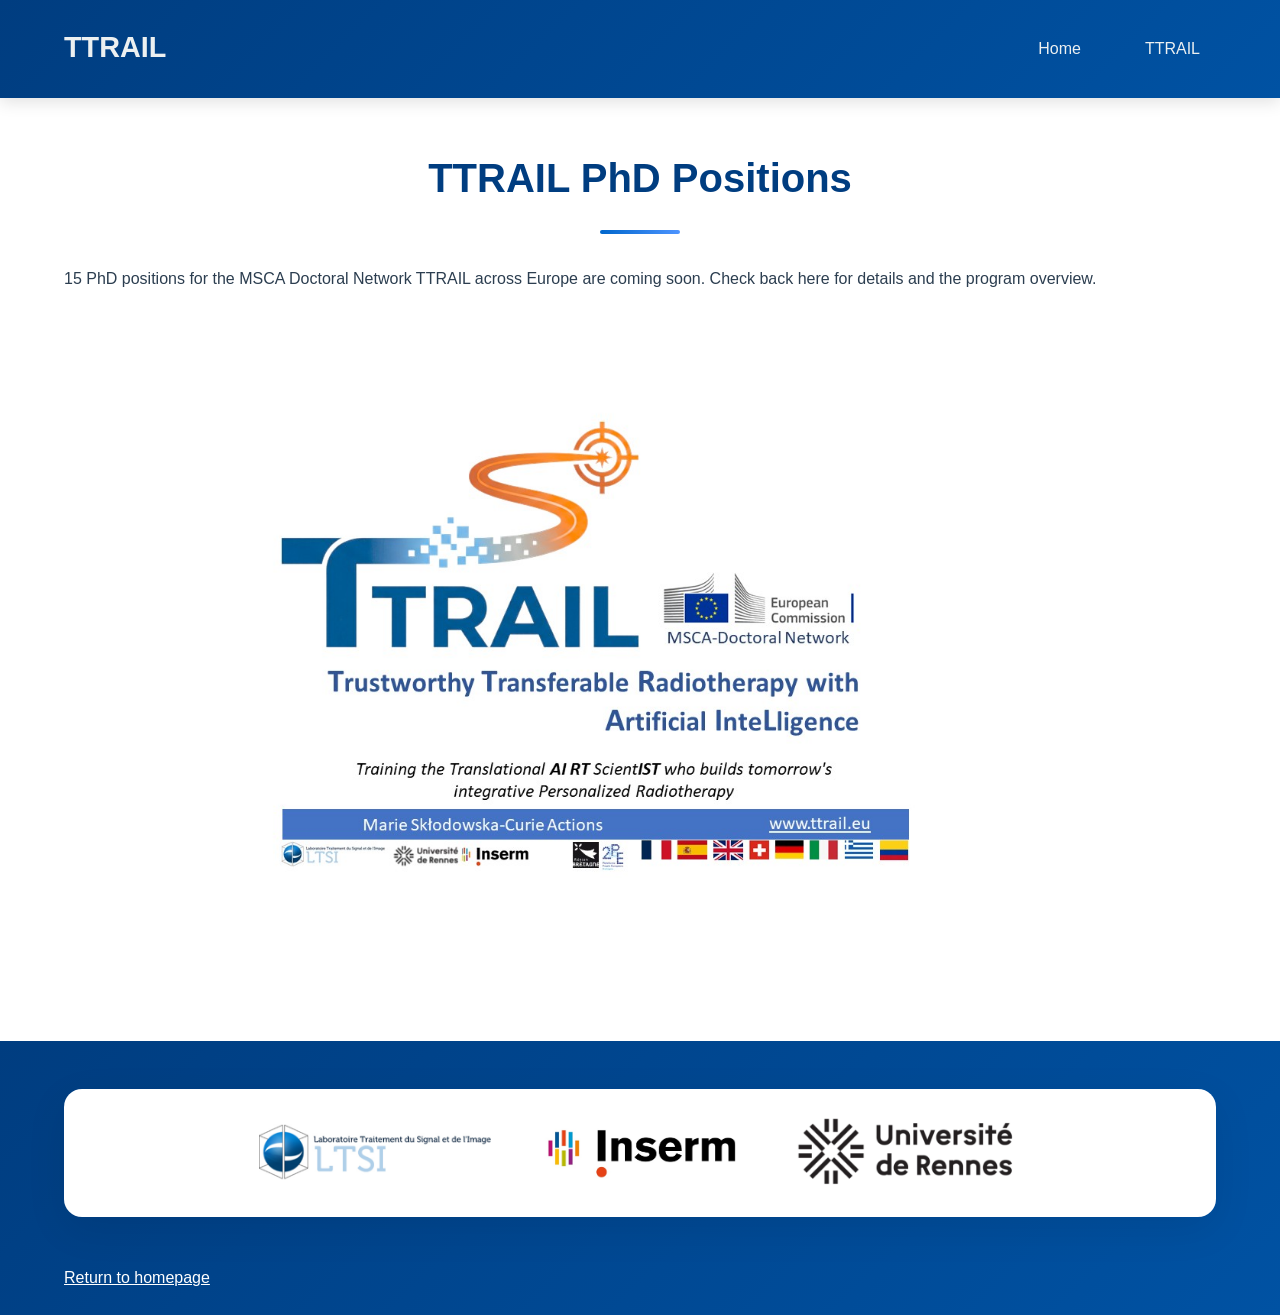
<file: ttrail.html>
<!DOCTYPE html>
<html lang="en">
<head>
    <meta charset="UTF-8">
    <meta name="viewport" content="width=device-width, initial-scale=1.0">
    <title>TTRAIL PhD Positions</title>
    <link rel="stylesheet" href="assets/css/style.css">
</head>
<body>
    <header class="navbar">
        <div class="nav-container">
            <div class="logo">
                <h1>TTRAIL</h1>
            </div>
            <nav>
                <ul class="nav-menu">
                    <li><a href="index.html">Home</a></li>
                    <li><a href="ttrail.html">TTRAIL</a></li>
                </ul>
            </nav>
        </div>
    </header>

    <main class="section">
        <div class="container">
            <h2 class="section-title">TTRAIL PhD Positions</h2>
            <p>15 PhD positions for the MSCA Doctoral Network TTRAIL across Europe are coming soon. Check back here for details and the program overview.</p>
            <div style="display: flex; justify-content: center; margin: 3rem 0;">
                <a href="https://www.ttrail.eu/" target="_blank" rel="noopener noreferrer">
                    <img src="assets/images/ttrail.png" alt="TTRAIL" title="TTRAIL" style="height: 550px; width: auto; object-fit: contain;">
                </a>
            </div>
        </div>
    </main>

    <footer class="footer">
        <div class="container">
            <div class="footer-logos">
                <div class="logo-item">
                    <img src="assets/images/ltsi-logo.png" alt="LTSI Laboratory" title="LTSI - Signal and Image Processing Laboratory">
                </div>
                <div class="logo-item">
                    <img src="assets/images/inserm-logo.png" alt="INSERM" title="Institut National de la Santé et de la Recherche Médicale">
                </div>
                <div class="logo-item large-logo">
                    <img src="assets/images/rennes-logo.png" alt="Université de Rennes" title="Université de Rennes">
                </div>
            </div>
            <div class="footer-content">
                <p><a href="index.html" style="color: white; text-decoration: underline;">Return to homepage</a></p>
            </div>
        </div>
    </footer>
</body>
</html>
</file>
<file: assets/css/style.css>
/* ============================================
   OSCAR ACOSTA PROFESSIONAL WEBSITE - STYLESHEET
   ============================================ */

:root {
    /* Colors - LTSI Branding */
    --primary-color: #003d80;
    --secondary-color: #0052a3;
    --accent-color: #0066cc;
    --accent-light: #4d94ff;
    --ltsi-blue: #003d80;
    --ltsi-light-blue: #4d94ff;
    --text-dark: #2c3e50;
    --text-light: #ecf0f1;
    --bg-light: #f5f7fa;
    --bg-white: #ffffff;
    --border-color: #e0e0e0;
    --shadow-sm: 0 2px 8px rgba(0, 0, 0, 0.08);
    --shadow-md: 0 4px 16px rgba(0, 0, 0, 0.12);
    --shadow-lg: 0 8px 24px rgba(0, 0, 0, 0.15);

    /* Typography */
    --font-main: 'Segoe UI', Tahoma, Geneva, Verdana, sans-serif;
    --font-serif: 'Georgia', serif;

    /* Spacing */
    --spacing-xs: 0.25rem;
    --spacing-sm: 0.5rem;
    --spacing-md: 1rem;
    --spacing-lg: 1.5rem;
    --spacing-xl: 2rem;
    --spacing-2xl: 3rem;

    /* Transitions */
    --transition: all 0.3s ease;
}

/* ============================================
   RESET & BASE STYLES
   ============================================ */

* {
    margin: 0;
    padding: 0;
    box-sizing: border-box;
}

html {
    scroll-behavior: smooth;
}

body {
    font-family: var(--font-main);
    color: var(--text-dark);
    background-color: var(--bg-white);
    line-height: 1.6;
}

a {
    color: var(--accent-color);
    text-decoration: none;
    transition: var(--transition);
}

a:hover {
    color: var(--accent-light);
}

ul {
    list-style: none;
}

/* ============================================
   LANGUAGE SWITCHER
   ============================================ */

.language-switcher {
    position: fixed;
    top: 20px;
    right: 20px;
    display: flex;
    gap: var(--spacing-sm);
    z-index: 9999;
    background: var(--bg-white);
    padding: var(--spacing-sm);
    border-radius: 8px;
    box-shadow: var(--shadow-md);
}

.lang-btn {
    background: var(--bg-light);
    border: 2px solid transparent;
    padding: var(--spacing-sm) var(--spacing-md);
    border-radius: 4px;
    font-weight: 600;
    cursor: pointer;
    transition: var(--transition);
    font-size: 0.9rem;
}

.lang-btn:hover {
    background: var(--accent-light);
    color: white;
}

.lang-btn.active {
    background: var(--accent-color);
    color: white;
    border-color: var(--accent-color);
}

/* ============================================
   CONTAINER & LAYOUT
   ============================================ */

.container {
    max-width: 1200px;
    margin: 0 auto;
    padding: 0 var(--spacing-lg);
}

.section {
    padding: var(--spacing-2xl) 0;
}

.section.bg-light {
    background-color: var(--bg-light);
}

.section-title {
    font-size: 2.5rem;
    font-weight: 700;
    margin-bottom: var(--spacing-xl);
    color: var(--primary-color);
    text-align: center;
    position: relative;
    padding-bottom: var(--spacing-lg);
}

.section-title::after {
    content: '';
    position: absolute;
    bottom: 0;
    left: 50%;
    transform: translateX(-50%);
    width: 80px;
    height: 4px;
    background: linear-gradient(90deg, var(--accent-color), var(--accent-light));
    border-radius: 2px;
}

.section-subtitle {
    text-align: center;
    font-size: 1.1rem;
    color: #7f8c8d;
    margin-bottom: var(--spacing-2xl);
}

/* ============================================
   NAVIGATION
   ============================================ */

.navbar {
    background: linear-gradient(135deg, var(--primary-color) 0%, var(--secondary-color) 100%);
    color: var(--text-light);
    padding: var(--spacing-lg) 0;
    position: sticky;
    top: 0;
    z-index: 1000;
    box-shadow: var(--shadow-md);
}

.nav-container {
    max-width: 1200px;
    margin: 0 auto;
    padding: 0 var(--spacing-lg);
    display: flex;
    justify-content: space-between;
    align-items: center;
    flex-wrap: wrap;
}

/* Refined Social Bar Styling */
.nav-social {
    display: flex;
    gap: 1.25rem; /* Precise spacing */
    margin-left: 2rem;
    align-items: center;
    list-style: none; /* Ensures no dots appear */
}

.nav-social li a {
    color: rgba(255, 255, 255, 0.8); /* Softer white for professional look */
    font-size: 1.2rem;
    padding: 8px;
    border-radius: 6px;
    background: rgba(255, 255, 255, 0.05); /* Very subtle background box */
    border: 1px solid rgba(255, 255, 255, 0.1);
    display: flex;
    align-items: center;
    justify-content: center;
    transition: all 0.3s cubic-bezier(0.4, 0, 0.2, 1); /* Smoother animation */
}

.nav-social li a:hover {
    color: #ffffff; /* Brighter on hover */
    background: rgba(255, 255, 255, 0.15); /* More visible box */
    border-color: var(--accent-light); /* Uses your existing light blue */
    transform: translateY(-3px); /* Subtle lift */
    box-shadow: 0 4px 12px rgba(0, 0, 0, 0.15);
}

/* Tooltip style for icon description */
.nav-social li a:after {
    display: none; /* Keep it clean unless you want text labels */
}


.logo h1 {
    font-size: 1.8rem;
    font-weight: 700;
    margin-bottom: var(--spacing-xs);
}

.subtitle {
    font-size: 0.85rem;
    opacity: 0.9;
    margin: 0;
}

.nav-menu {
    display: flex;
    gap: var(--spacing-xl);
    align-items: center;
}

.nav-menu li a {
    color: var(--text-light);
    font-weight: 500;
    transition: var(--transition);
    padding: var(--spacing-sm) var(--spacing-md);
    border-radius: 4px;
}

.nav-menu li a:hover {
    background-color: rgba(255, 255, 255, 0.1);
    color: var(--accent-light);
}

.hamburger {
    display: none;
    flex-direction: column;
    cursor: pointer;
    gap: 5px;
}

.hamburger span {
    width: 25px;
    height: 3px;
    background-color: var(--text-light);
    border-radius: 2px;
    transition: var(--transition);
}

@media (max-width: 768px) {
    .hamburger {
        display: flex;
    }

    .nav-menu {
        position: absolute;
        top: 60px;
        left: 0;
        right: 0;
        background: var(--primary-color);
        flex-direction: column;
        gap: 0;
        max-height: 0;
        overflow: hidden;
        transition: max-height 0.3s ease;
    }

    .nav-menu.active {
        max-height: 400px;
    }

    .nav-menu li {
        width: 100%;
    }

    .nav-menu li a {
        display: block;
        padding: var(--spacing-md) var(--spacing-lg);
        border-radius: 0;
    }
}

/* ============================================
   HERO SECTION
   ============================================ */

.hero {
    background: linear-gradient(135deg, #15294b 0%, #1a3b6d 100%);
    color: var(--text-light);
    padding: 4rem var(--spacing-lg);
    text-align: center;
    position: relative;
    overflow: hidden;
}

.hero-content {
    max-width: 1200px;
    margin: 0 auto;
    position: relative;
    z-index: 2;
}

.hero h2 {
    font-size: 3.5rem;
    font-weight: 700;
    margin-bottom: var(--spacing-lg);
    line-height: 1.2;
    color: white;
}

.hero-subtitle {
    font-size: 1.5rem;
    margin-bottom: var(--spacing-2xl);
    opacity: 0.95;
    font-style: italic;
}

.project-funders {
    display: flex;
    gap: var(--spacing-md);
    flex-wrap: wrap;
    align-items: center;
    justify-content: center;
    margin-top: var(--spacing-lg);
}

.project-funders img {
    height: 54px;
    width: auto;
    object-fit: contain;
    transition: var(--transition);
    opacity: 0.9;
}
.project-link {
    display: flex;
    align-items: center;
    gap: var(--spacing-md);
    text-decoration: none;
    color: inherit;
}
.project-link:hover h3 {
    text-decoration: underline;
    color: var(--accent-color);
}
.project-link:hover .project-logo {
    transform: scale(1.05);
}

.project-card h3 a {
    color: inherit;
    text-decoration: none;
}

.project-card h3 a:hover {
    text-decoration: underline;
}

.project-card a:hover {
    color: var(--accent-light);
    text-decoration: none;
}
.project-funders img:hover {
    opacity: 1;
    transform: scale(1.05);
}

.erapermed-logo {
    height: 43px !important;
}

.msca-logo {
    height: 90px !important; /* Increased from 60px to 100px */
    width: auto;
    object-fit: contain;
    margin-right: 10px; /* Space between the two logos */
}
.project-card .bretagne-logo-small {
    height: 40px !important; /* Slightly smaller than the MSCA logo */
    width: auto;
    opacity: 0.9;
}

/* Ensure they sit perfectly side-by-side */
.project-card .project-funders {
    display: flex;
    align-items: center;
    justify-content: flex-start; /* Aligns them to the left next to each other */
    gap: 10px;
}

/* Layout for the Bretagne logo and text stack */
.bretagne-container {
    display: flex;
    flex-direction: column;
    align-items: center;
    gap: 5px;
}

/* Styling for the Boost Program link */
.boost-text {
    font-size: 0.75rem; /* Very small text */
    color: var(--primary-color);
    font-weight: 600;
    text-decoration: none;
    transition: var(--transition);
}

.boost-text:hover {
    color: var(--accent-light);
    text-decoration: underline;
}



.hero-meta {
    display: flex;
    gap: var(--spacing-lg);
    justify-content: center;
    margin-bottom: var(--spacing-2xl);
    flex-wrap: wrap;
}

.badge {
    background-color: rgba(255, 255, 255, 0.2);
    color: var(--text-light);
    padding: var(--spacing-sm) var(--spacing-lg);
    border-radius: 20px;
    font-size: 0.9rem;
    font-weight: 600;
    border: 1px solid rgba(255, 255, 255, 0.3);
}

.hero-links {
    display: flex;
    gap: var(--spacing-lg);
    justify-content: center;
    flex-wrap: wrap;
}

.cta-button {
    display: inline-block;
    background-color: var(--accent-color);
    color: white;
    padding: var(--spacing-md) var(--spacing-2xl);
    border-radius: 4px;
    font-weight: 600;
    font-size: 1rem;
    transition: var(--transition);
    box-shadow: var(--shadow-md);
}

.cta-button:hover {
    background-color: var(--accent-light);
    transform: translateY(-2px);
    box-shadow: var(--shadow-lg);
}

.cta-button.secondary {
    background-color: rgba(255, 255, 255, 0.2);
    border: 2px solid var(--text-light);
}

.cta-button.secondary:hover {
    background-color: rgba(255, 255, 255, 0.3);
}

.hero-accent {
    position: absolute;
    top: -50%;
    right: -10%;
    width: 500px;
    height: 500px;
    background: rgba(255, 255, 255, 0.1);
    border-radius: 50%;
    z-index: 1;
}

@media (max-width: 768px) {
    .hero {
        padding: 3rem var(--spacing-lg);
    }

    .hero h2 {
        font-size: 2rem;
    }

    .hero-subtitle {
        font-size: 1.1rem;
    }
}

/* ============================================
   ABOUT SECTION
   ============================================ */

.about-content {
    display: grid;
    grid-template-columns: auto 1fr;
    gap: var(--spacing-2xl);
    align-items: start;
}

.about-photo {
    display: flex;
    flex-direction: column;
    justify-content: flex-start;
    align-items: center;
}

.profile-image {
    width: 180px;
    height: 220px;
    border-radius: 8px;
    object-fit: cover;
    box-shadow: var(--shadow-md);
    border: 3px solid var(--accent-color);
    margin-bottom: var(--spacing-lg);
}

.affiliations-logos {
    display: grid;
    grid-template-columns: 1fr;
    gap: var(--spacing-lg);
    width: 100%;
}

.affiliations-logos .logo-item {
    display: flex;
    align-items: center;
    justify-content: center;
    padding: 0;
    background: transparent;
    border-radius: 0;
    border: none;
    transition: var(--transition);
}

.affiliations-logos .logo-item:hover {
    border-color: transparent;
    box-shadow: none;
    transform: scale(1.08);
}

.affiliations-logos .logo-item img {
    height: 70px;
    width: auto;
    max-width: 100%;
    filter: none;
    opacity: 1;
}

.about-text h3 {
    font-size: 1.8rem;
    color: var(--primary-color);
    margin-bottom: var(--spacing-lg);
}

.about-text h4 {
    font-size: 1.2rem;
    color: var(--accent-color);
    margin-top: var(--spacing-xl);
    margin-bottom: var(--spacing-md);
}

.about-text p {
    color: #555;
    margin-bottom: var(--spacing-lg);
    line-height: 1.8;
}

.about-text ul {
    list-style: disc;
    padding-left: var(--spacing-lg);
}

.about-text ul li {
    margin-bottom: var(--spacing-md);
    color: #666;
}

.expertise-grid {
    display: grid;
    grid-template-columns: repeat(2, 1fr);
    gap: var(--spacing-lg);
    margin-bottom: var(--spacing-xl);
}

.expertise-item {
    display: flex;
    align-items: center;
    gap: var(--spacing-md);
    padding: var(--spacing-md);
    background: var(--bg-light);
    border-radius: 8px;
    border-left: 4px solid var(--accent-color);
}

.expertise-item i {
    font-size: 1.5rem;
    color: var(--accent-color);
}

.about-stats {
    display: grid;
    grid-template-columns: 1fr;
    gap: var(--spacing-lg);
}

.stat-card {
    background: var(--bg-light);
    padding: var(--spacing-xl);
    border-radius: 8px;
    border: 2px solid var(--border-color);
    text-align: center;
    transition: var(--transition);
}

.stat-card:hover {
    border-color: var(--accent-color);
    box-shadow: var(--shadow-md);
}

.stat-number {
    font-size: 2.5rem;
    font-weight: 700;
    color: var(--accent-color);
    margin-bottom: var(--spacing-sm);
}

.stat-label {
    color: #666;
    font-weight: 500;
    margin: 0;
}

@media (max-width: 768px) {
    .about-content {
        grid-template-columns: 1fr;
    }

    .profile-image {
        width: 180px;
        height: 240px;
        margin: 0 auto;
    }

    .expertise-grid {
        grid-template-columns: 1fr;
    }
}

/* ============================================
   RESEARCH SECTION
   ============================================ */

.research-grid {
    display: grid;
    grid-template-columns: repeat(auto-fit, minmax(160px, 1fr));
    gap: var(--spacing-md);
}

.research-card {
    background: linear-gradient(135deg, var(--accent-color), var(--accent-light));
    border: none;
    padding: var(--spacing-lg);
    border-radius: 6px;
    text-align: center;
    transition: var(--transition);
    box-shadow: var(--shadow-sm);
    cursor: pointer;
    display: flex;
    flex-direction: column;
    align-items: center;
    justify-content: center;
    min-height: 140px;
}

.research-card:hover {
    transform: translateY(-3px);
    box-shadow: var(--shadow-md);
    background: linear-gradient(135deg, var(--accent-light), var(--accent-color));
}

.research-card i {
    font-size: 1.8rem;
    color: white;
    margin-bottom: var(--spacing-md);
}

.research-card h3 {
    font-size: 0.95rem;
    color: white;
    margin-bottom: 0;
    font-weight: 600;
    line-height: 1.3;
}

.research-card p {
    display: none;
}

/* ============================================
   PROJECTS SECTION
   ============================================ */

.projects-grid {
    display: grid;
    grid-template-columns: repeat(auto-fit, minmax(320px, 1fr));
    gap: var(--spacing-xl);
}

.project-card {
    background: var(--bg-white);
    border: 1px solid var(--border-color);
    padding: var(--spacing-xl);
    border-radius: 8px;
    transition: var(--transition);
    box-shadow: var(--shadow-sm);
}

.project-card:first-child {
    background: var(--bg-white);
    color: inherit;
}

.project-card:first-child .project-card h3,
.project-card:first-child h3 {
    color: var(--primary-color);
}

.project-card:first-child .project-acronym,
.project-card:first-child .project-meta {
    color: var(--text-dark);
}

.project-card:first-child p {
    color: var(--text-dark);
}

.project-card:hover {
    box-shadow: var(--shadow-md);
    border-color: var(--accent-color);
    transform: translateY(-3px);
}

.project-card:nth-child(2) {
    position: relative;
    overflow: hidden;
    z-index: 1;
}

.project-card:nth-child(2)::before {
    content: "";
    position: absolute;
    top: 50%;
    left: 50%;
    transform: translate(-50%, -50%);
    width: 90%; 
    height: 90%;
    background-image: url('../images/twincart-logo.png');
    background-size: contain;
    background-repeat: no-repeat;
    background-position: center;
    opacity: 0.2; 
    z-index: -1;
}

.project-header {
    display: flex;
    justify-content: space-between;
    align-items: start;
    margin-bottom: var(--spacing-md);
}

.project-title-with-logo {
    display: flex;
    align-items: center;
    gap: var(--spacing-md);
}

.project-logo {
    height: 60px;
    width: auto;
    max-width: 70px;
    object-fit: contain;
    transition: var(--transition);
    cursor: pointer;
}

.project-card:first-child:hover .project-logo {
    transform: scale(1.3);
}

.project-card h3 {
    font-size: 1.3rem;
    color: var(--primary-color);
    margin: 0;
}

.project-badge {
    background: var(--accent-color);
    color: white;
    padding: var(--spacing-sm) var(--spacing-md);
    border-radius: 4px;
    font-size: 0.8rem;
    font-weight: 600;
    white-space: nowrap;
}

.project-acronym {
    font-style: italic;
    color: var(--accent-color);
    font-weight: 600;
    margin-bottom: var(--spacing-md);
}

.project-card p {
    color: #666;
    line-height: 1.7;
    margin-bottom: var(--spacing-md);
}

.project-meta {
    display: flex;
    gap: var(--spacing-md);
    font-size: 0.9rem;
    color: #888;
}

.project-meta span {
    display: flex;
    align-items: center;
    gap: var(--spacing-sm);
}

/* ============================================
   PUBLICATIONS SECTION
   ============================================ */

.publications-grid {
    display: grid;
    grid-template-columns: repeat(auto-fit, minmax(280px, 1fr));
    gap: var(--spacing-xl);
}

.publication-card {
    background: var(--bg-white);
    padding: var(--spacing-xl);
    border-radius: 8px;
    text-align: center;
    border: 2px solid var(--border-color);
    transition: var(--transition);
    box-shadow: var(--shadow-sm);
}

.publication-card:hover {
    border-color: var(--accent-color);
    box-shadow: var(--shadow-md);
    transform: translateY(-5px);
}

.pub-icon {
    width: 80px;
    height: 80px;
    margin: 0 auto var(--spacing-lg);
    background: linear-gradient(135deg, var(--accent-color), var(--accent-light));
    color: white;
    display: flex;
    align-items: center;
    justify-content: center;
    border-radius: 50%;
    font-size: 2rem;
}

.publication-card h3 {
    color: var(--primary-color);
    margin-bottom: var(--spacing-md);
}

.publication-card p {
    color: #666;
    margin-bottom: var(--spacing-lg);
    font-size: 0.95rem;
}

.resource-link {
    display: inline-block;
    background: var(--accent-color);
    color: white;
    padding: var(--spacing-sm) var(--spacing-lg);
    border-radius: 4px;
    font-weight: 600;
    transition: var(--transition);
}

.resource-link:hover {
    background: var(--accent-light);
    transform: translateX(3px);
}

/* ============================================
   CONTACT SECTION
   ============================================ */

.contact-grid {
    display: grid;
    grid-template-columns: repeat(auto-fit, minmax(250px, 1fr));
    gap: var(--spacing-2xl);
}

.contact-item {
    text-align: center;
    padding: var(--spacing-xl);
    background: var(--bg-light);
    border-radius: 8px;
    transition: var(--transition);
}

.contact-item:hover {
    background: var(--accent-color);
    color: white;
    transform: translateY(-5px);
}

.contact-item i {
    font-size: 2.5rem;
    color: var(--accent-color);
    margin-bottom: var(--spacing-lg);
}

.contact-item:hover i {
    color: white;
}

.contact-item h4 {
    color: var(--primary-color);
    margin-bottom: var(--spacing-md);
    font-size: 1.1rem;
}

.contact-item:hover h4 {
    color: white;
}

.contact-item a {
    color: var(--accent-color);
    font-weight: 600;
}

.contact-item:hover a {
    color: white;
}

/* ============================================
   FOOTER
   ============================================ */

.footer {
    background: linear-gradient(135deg, var(--ltsi-blue) 0%, var(--secondary-color) 100%);
    color: var(--text-light);
    padding: var(--spacing-2xl) 0 var(--spacing-lg);
    margin-top: var(--spacing-2xl);
}

.footer-logos {
    display: flex;
    justify-content: center;
    gap: var(--spacing-2xl);
    align-items: center;
    margin-bottom: var(--spacing-2xl);
    padding: 1.5rem 2rem;
    background-color: white;
    border-radius: 18px;
    box-shadow: 0 12px 40px rgba(0, 0, 0, 0.08);
}

.logo-item {
    display: flex;
    align-items: center;
    justify-content: center;
}

.logo-item img {
    height: 60px;
    width: auto;
    opacity: 1;
    transition: var(--transition);
    filter: none;
}

.logo-item.large-logo img {
    height: 80px;
}

.footer-subtitle {
    font-size: 0.9rem;
    opacity: 0.9;
}

.footer-section ul {
    list-style: none;
}

.footer-section ul li {
    margin-bottom: var(--spacing-sm);
}

.footer-section ul li a {
    color: rgba(255, 255, 255, 0.8);
    transition: var(--transition);
}

.footer-section ul li a:hover {
    color: var(--accent-light);
    padding-left: var(--spacing-sm);
}

.social-links {
    display: flex;
    gap: var(--spacing-lg);
    justify-content: center;
    font-size: 1.5rem;
}

.social-links a {
    color: rgba(255, 255, 255, 0.8);
    transition: var(--transition);
}

.social-links a:hover {
    color: var(--accent-light);
}

.footer-bottom {
    border-top: 1px solid rgba(255, 255, 255, 0.2);
    padding-top: var(--spacing-lg);
    text-align: center;
    color: rgba(255, 255, 255, 0.7);
    font-size: 0.9rem;
}

.funder-logos {
    display: flex;
    justify-content: center;
    align-items: center;
    gap: var(--spacing-xl);
    margin-bottom: var(--spacing-lg);
    padding-bottom: var(--spacing-lg);
    border-bottom: 1px solid rgba(255, 255, 255, 0.2);
}

.funder-logos img {
    height: 50px;
    width: auto;
    filter: none;
    opacity: 0.85;
    transition: var(--transition);
}

.funder-logos img:hover {
    opacity: 1;
    transform: scale(1.05);
}

/* ============================================
   SCIENTIFIC EVENTS SECTION
   ============================================ */

.events-grid {
    display: grid;
    grid-template-columns: repeat(auto-fit, minmax(300px, 1fr));
    gap: var(--spacing-xl);
}

.event-card {
    background: var(--bg-white);
    border: 2px solid var(--border-color);
    padding: var(--spacing-xl);
    border-radius: 8px;
    transition: var(--transition);
    box-shadow: var(--shadow-sm);
}

.event-card:hover {
    border-color: var(--accent-color);
    box-shadow: var(--shadow-md);
    transform: translateY(-5px);
}

.event-header {
    display: flex;
    justify-content: space-between;
    align-items: start;
    margin-bottom: var(--spacing-md);
}

.event-card h3 {
    font-size: 1.3rem;
    color: var(--primary-color);
    margin: 0;
}

.event-badge {
    background: var(--accent-color);
    color: white;
    padding: var(--spacing-sm) var(--spacing-md);
    border-radius: 4px;
    font-size: 0.8rem;
    font-weight: 600;
    white-space: nowrap;
}

.event-acronym {
    font-style: italic;
    color: var(--accent-color);
    font-weight: 600;
    margin-bottom: var(--spacing-md);
}

.event-card p {
    color: #666;
    line-height: 1.7;
    margin-bottom: var(--spacing-md);
}

.event-meta {
    display: flex;
    gap: var(--spacing-md);
    font-size: 0.9rem;
    color: #888;
    margin-bottom: var(--spacing-lg);
}

.event-meta span {
    display: flex;
    align-items: center;
    gap: var(--spacing-sm);
}

.event-link {
    display: inline-block;
    background: var(--accent-color);
    color: white;
    padding: var(--spacing-sm) var(--spacing-lg);
    border-radius: 4px;
    font-weight: 600;
    transition: var(--transition);
}

.event-link:hover {
    background: var(--accent-light);
    transform: translateX(3px);
}

/* ============================================
   NEWS SECTION
   ============================================ */

.news-grid {
    display: grid;
    grid-template-columns: repeat(auto-fit, minmax(300px, 1fr));
    gap: var(--spacing-xl);
}

.news-card {
    background: var(--bg-white);
    border: 2px solid var(--border-color);
    padding: var(--spacing-xl);
    border-radius: 8px;
    transition: var(--transition);
    box-shadow: var(--shadow-sm);
}

.news-card:hover {
    border-color: var(--accent-color);
    box-shadow: var(--shadow-md);
    transform: translateY(-5px);
}

.news-date {
    background: var(--accent-color);
    color: white;
    padding: var(--spacing-sm) var(--spacing-lg);
    border-radius: 4px;
    font-size: 0.85rem;
    font-weight: 600;
    display: inline-block;
    margin-bottom: var(--spacing-md);
}

.news-card h3 {
    color: var(--primary-color);
    margin-bottom: var(--spacing-md);
    font-size: 1.2rem;
}

.news-card p {
    color: #666;
    line-height: 1.7;
}

.news-link {
    display: inline-block;
    background: var(--accent-color);
    color: white;
    padding: var(--spacing-sm) var(--spacing-lg);
    border-radius: 4px;
    font-weight: 600;
    transition: var(--transition);
    margin-top: var(--spacing-md);
}

.news-link:hover {
    background: var(--accent-light);
    transform: translateX(3px);
}

/* ============================================
   POSITIONS PAGE STYLES
   ============================================ */

.positions-grid {
    display: grid;
    grid-template-columns: 1fr;
    gap: var(--spacing-2xl);
}

.position-card {
    background: var(--bg-white);
    border: 1px solid var(--border-color);
    padding: var(--spacing-2xl);
    border-radius: 8px;
    transition: var(--transition);
    box-shadow: var(--shadow-sm);
}

.position-card:hover {
    box-shadow: var(--shadow-md);
    border-color: var(--accent-color);
    transform: translateY(-3px);
}

.position-header {
    display: flex;
    justify-content: space-between;
    align-items: flex-start;
    margin-bottom: var(--spacing-xl);
    border-bottom: 2px solid var(--accent-color);
    padding-bottom: var(--spacing-lg);
}

.position-card h3 {
    font-size: 1.4rem;
    color: var(--primary-color);
    margin: 0;
    flex: 1;
}

.position-badge {
    background: var(--accent-color);
    color: white;
    padding: var(--spacing-sm) var(--spacing-md);
    border-radius: 4px;
    font-size: 0.8rem;
    font-weight: 600;
    white-space: nowrap;
    margin-left: var(--spacing-lg);
}

.position-section {
    margin-bottom: var(--spacing-xl);
}

.position-section h4 {
    font-size: 1.1rem;
    color: var(--accent-color);
    margin-bottom: var(--spacing-md);
    font-weight: 600;
}

.position-section p {
    color: #666;
    line-height: 1.7;
    margin-bottom: var(--spacing-md);
}

.position-section ul {
    list-style: disc;
    padding-left: var(--spacing-lg);
    margin: 0;
}

.position-section ul li {
    margin-bottom: var(--spacing-sm);
    color: #666;
    line-height: 1.6;
}

.position-section strong {
    color: var(--primary-color);
    font-weight: 600;
}

.why-join {
    background: var(--bg-light);
    padding: var(--spacing-2xl);
    border-radius: 8px;
    margin-top: var(--spacing-2xl);
    text-align: center;
}

.why-join h3 {
    color: var(--primary-color);
    margin-bottom: var(--spacing-lg);
}

.why-join p {
    color: #666;
    line-height: 1.7;
    margin-bottom: var(--spacing-lg);
    max-width: 800px;
    margin-left: auto;
    margin-right: auto;
}

/* ============================================
   RESPONSIVE DESIGN
   ============================================ */

@media (max-width: 768px) {
    .container {
        padding: 0 var(--spacing-md);
    }

    .section {
        padding: var(--spacing-xl) 0;
    }

    .section-title {
        font-size: 1.8rem;
    }

    .research-grid,
    .projects-grid,
    .publications-grid,
    .contact-grid {
        grid-template-columns: 1fr;
    }

    .hero h2 {
        font-size: 2rem;
    }

    .language-switcher {
        top: 70px;
        right: 10px;
    }
}

@media (max-width: 480px) {
    :root {
        --spacing-lg: 1rem;
        --spacing-xl: 1.5rem;
        --spacing-2xl: 2rem;
    }

    .section-title {
        font-size: 1.5rem;
    }

    .hero h2 {
        font-size: 1.5rem;
    }

    .hero-subtitle {
        font-size: 1rem;
    }

    .cta-button {
        padding: var(--spacing-md) var(--spacing-lg);
        font-size: 0.9rem;
    }

    .language-switcher {
        top: 60px;
        right: 5px;
        gap: var(--spacing-xs);
    }

    .lang-btn {
        padding: var(--spacing-xs) var(--spacing-sm);
        font-size: 0.8rem;
    }
}

/* ============================================
   PRINT STYLES
   ============================================ */

@media print {
    .navbar,
    .footer,
    .hamburger,
    .language-switcher {
        display: none;
    }

    .section {
        page-break-inside: avoid;
    }
}
</file>
